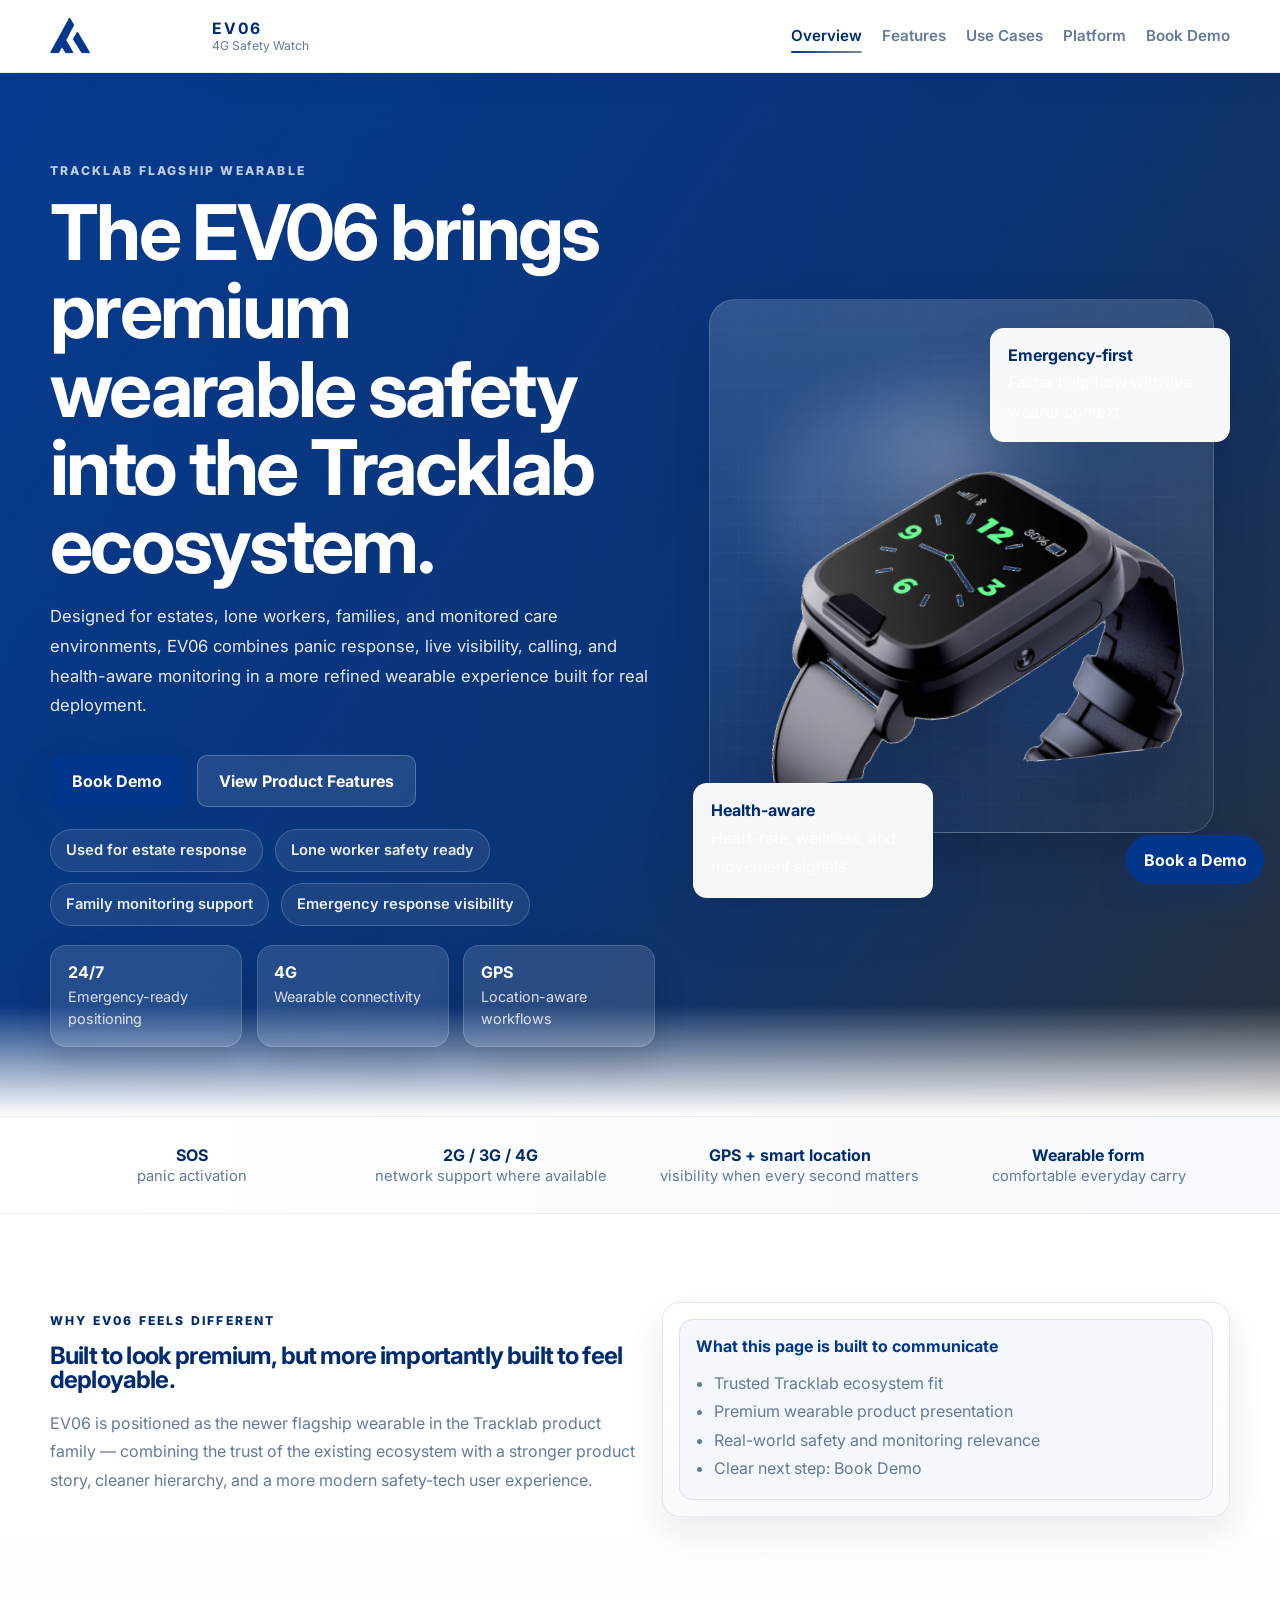
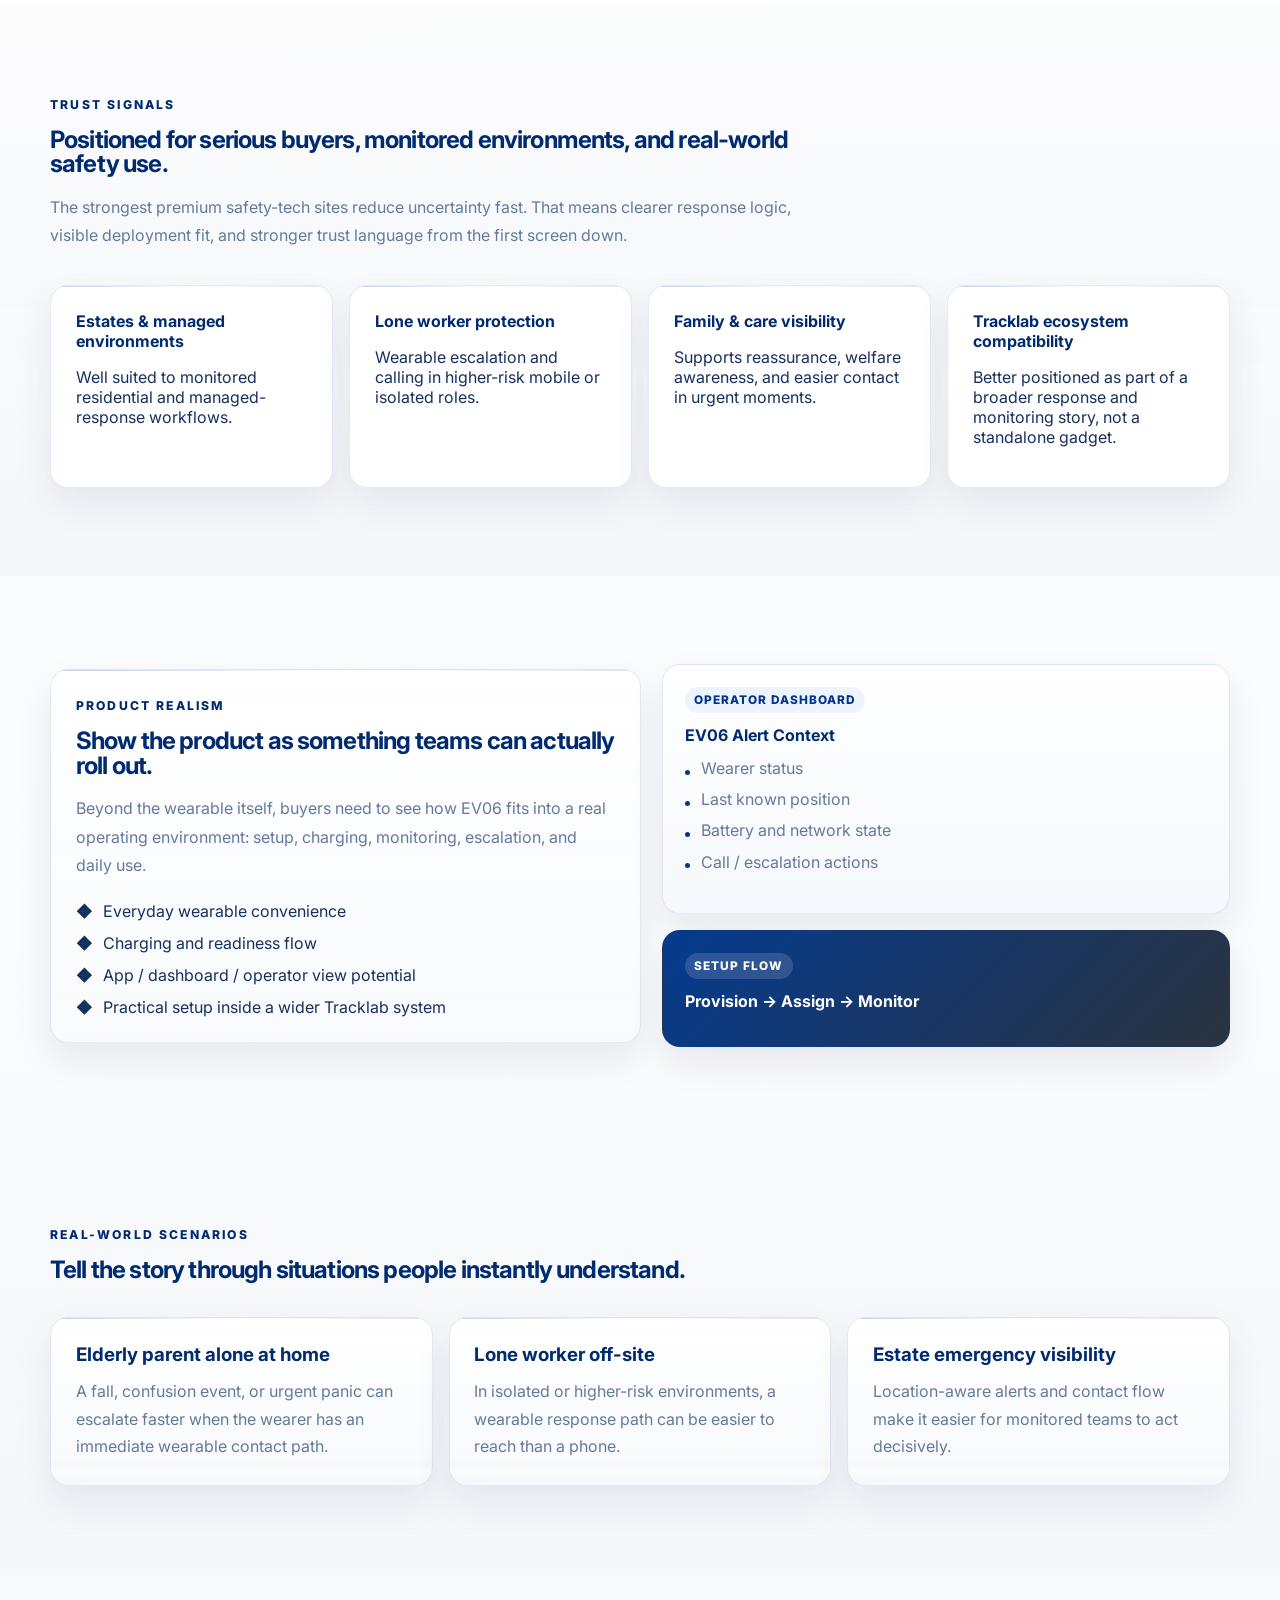
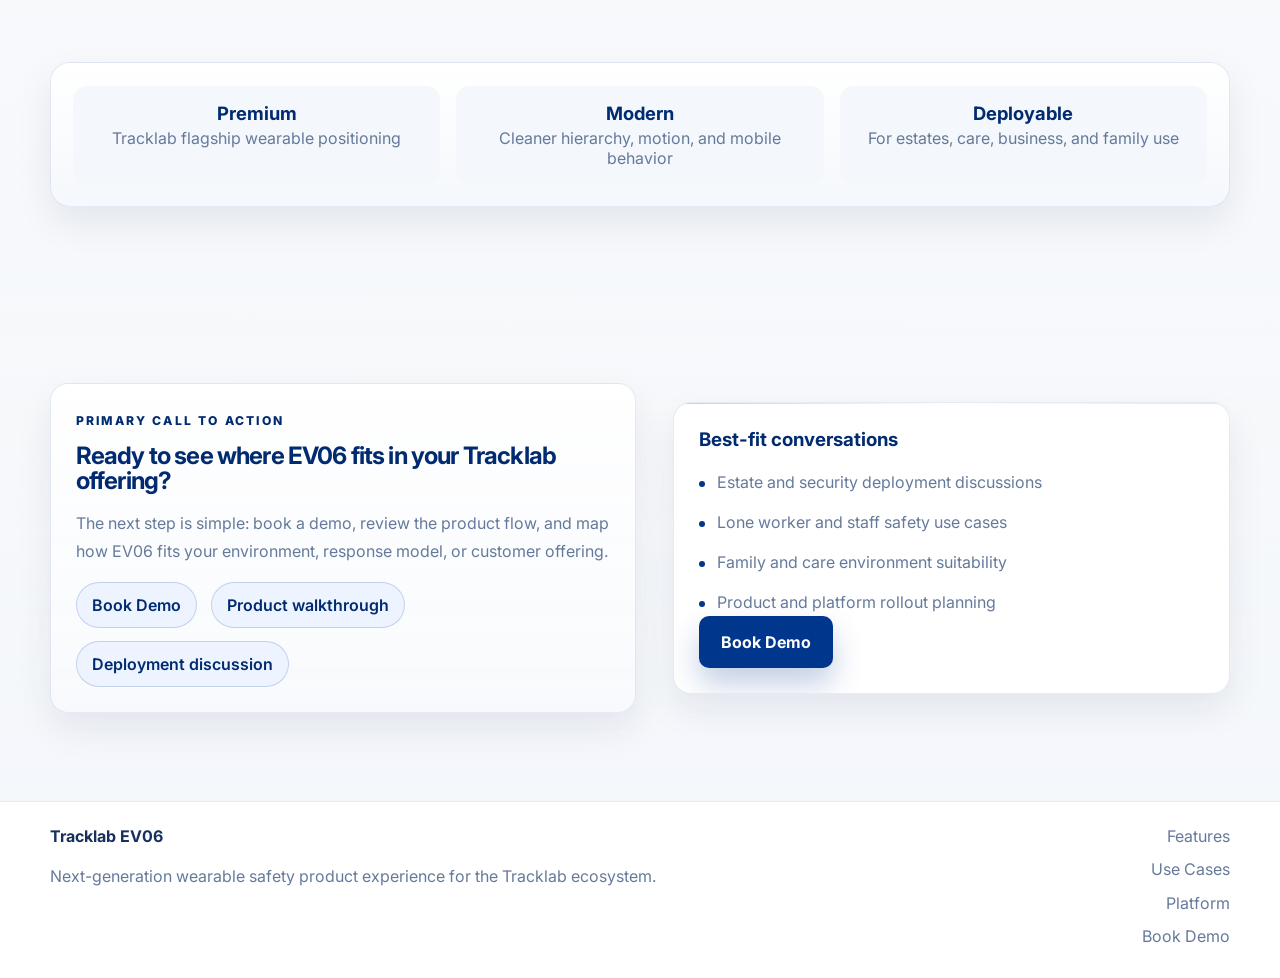
<file: index.html>
<!DOCTYPE html>
<html lang="en">
  <head>
    <meta charset="UTF-8" />
    <meta name="viewport" content="width=device-width, initial-scale=1.0" />
    <title>EV06 | Tracklab Flagship Wearable Safety Device</title>
    <meta name="description" content="Meet the EV06, Tracklab's flagship wearable safety device for estates, lone workers, families, and monitored emergency response environments." />
    <meta name="theme-color" content="#00378d" />
    <meta property="og:type" content="website" />
    <meta property="og:title" content="EV06 | Tracklab Flagship Wearable Safety Device" />
    <meta property="og:description" content="A next-generation Tracklab wearable for panic response, location visibility, calling, and health-aware monitoring." />
    <meta property="og:url" content="https://ps420.github.io/ev06-site-concept/" />
    <meta property="og:image" content="https://ps420.github.io/ev06-site-concept/assets/img/ev06-main.png" />
    <meta name="twitter:card" content="summary_large_image" />
    <meta name="twitter:title" content="EV06 | Tracklab Flagship Wearable Safety Device" />
    <meta name="twitter:description" content="A next-generation Tracklab wearable for panic response, location visibility, calling, and health-aware monitoring." />
    <meta name="twitter:image" content="https://ps420.github.io/ev06-site-concept/assets/img/ev06-main.png" />
    <link rel="canonical" href="https://ps420.github.io/ev06-site-concept/" />
    <link rel="icon" type="image/png" href="assets/img/favicon.png" />
    <link rel="preconnect" href="https://fonts.googleapis.com" />
    <link rel="preconnect" href="https://fonts.gstatic.com" crossorigin />
    <link href="https://fonts.googleapis.com/css2?family=Inter:wght@400;500;600;700;800;900&display=swap" rel="stylesheet" />
    <link rel="stylesheet" href="styles.css?v=20260515-2058" />
  </head>
  <body>
    <div class="ambient ambient-one"></div>
    <div class="ambient ambient-two"></div>

    <a class="floating-cta" href="contact.html">Book a Demo</a>

    <header class="site-header">
      <div class="container nav-wrap">
        <a href="index.html" class="brand" aria-label="Tracklab EV06 home">
          <img src="assets/img/tracklab-logo-light.png" alt="Tracklab logo" class="brand-logo" />
          <span class="brand-text">
            <strong>EV06</strong>
            <small>4G Safety Watch</small>
          </span>
        </a>

        <button class="nav-toggle" aria-expanded="false" aria-controls="siteNav" aria-label="Open menu">☰</button>

        <nav class="site-nav" id="siteNav">
          <a href="index.html" class="active">Overview</a>
          <a href="features.html">Features</a>
          <a href="use-cases.html">Use Cases</a>
          <a href="platform.html">Platform</a>
          <a href="contact.html">Book Demo</a>
        </nav>
      </div>
    </header>

    <main>
      <section class="hero hero-premium">
        <div class="container hero-grid">
          <div class="hero-copy reveal">
            <span class="eyebrow">Tracklab flagship wearable</span>
            <h1>The EV06 brings premium wearable safety into the Tracklab ecosystem.</h1>
            <p class="hero-text">
              Designed for estates, lone workers, families, and monitored care environments, EV06 combines panic response, live visibility, calling, and health-aware monitoring in a more refined wearable experience built for real deployment.
            </p>

            <div class="hero-actions">
              <a class="btn btn-gold" href="contact.html">Book Demo</a>
              <a class="btn btn-dark" href="features.html">View Product Features</a>
            </div>

            <div class="hero-trust-cluster">
              <span>Used for estate response</span>
              <span>Lone worker safety ready</span>
              <span>Family monitoring support</span>
              <span>Emergency response visibility</span>
            </div>

            <div class="trust-logo-row">
              <div class="trust-mini-card"><strong>24/7</strong><span>Emergency-ready positioning</span></div>
              <div class="trust-mini-card"><strong>4G</strong><span>Wearable connectivity</span></div>
              <div class="trust-mini-card"><strong>GPS</strong><span>Location-aware workflows</span></div>
            </div>
          </div>

          <div class="hero-visual reveal delay-1">
            <div class="device-stage premium-stage">
              <div class="orb orb-one"></div>
              <div class="orb orb-two"></div>
              <div class="hero-shine"></div>
              <img src="assets/img/ev06-main-transparent.png" alt="EV06 safety watch" class="hero-device hero-device-premium" />
            </div>
            <div class="metric-card metric-top pulse-card">
              <strong>Emergency-first</strong>
              <span>Faster help flow with live wearer context</span>
            </div>
            <div class="metric-card metric-bottom pulse-card">
              <strong>Health-aware</strong>
              <span>Heart-rate, wellness, and movement signals</span>
            </div>
          </div>
        </div>
      </section>

      <section class="proof-strip">
        <div class="container proof-grid reveal">
          <div><strong>SOS</strong><span>panic activation</span></div>
          <div><strong>2G / 3G / 4G</strong><span>network support where available</span></div>
          <div><strong>GPS + smart location</strong><span>visibility when every second matters</span></div>
          <div><strong>Wearable form</strong><span>comfortable everyday carry</span></div>
        </div>
      </section>

      <section class="section">
        <div class="container story-grid">
          <div class="section-copy reveal">
            <span class="eyebrow">Why EV06 feels different</span>
            <h2>Built to look premium, but more importantly built to feel deployable.</h2>
            <p>
              EV06 is positioned as the newer flagship wearable in the Tracklab product family — combining the trust of the existing ecosystem with a stronger product story, cleaner hierarchy, and a more modern safety-tech user experience.
            </p>
          </div>
          <div class="comparison-card reveal delay-1">
            <div class="compare-block good">
              <strong>What this page is built to communicate</strong>
              <ul>
                <li>Trusted Tracklab ecosystem fit</li>
                <li>Premium wearable product presentation</li>
                <li>Real-world safety and monitoring relevance</li>
                <li>Clear next step: Book Demo</li>
              </ul>
            </div>
          </div>
        </div>
      </section>

      <section class="section section-dark">
        <div class="container">
          <div class="section-head reveal">
            <span class="eyebrow">Trust signals</span>
            <h2>Positioned for serious buyers, monitored environments, and real-world safety use.</h2>
            <p>The strongest premium safety-tech sites reduce uncertainty fast. That means clearer response logic, visible deployment fit, and stronger trust language from the first screen down.</p>
          </div>
          <div class="trust-signal-grid">
            <article class="detail-card reveal"><strong>Estates & managed environments</strong><p>Well suited to monitored residential and managed-response workflows.</p></article>
            <article class="detail-card reveal delay-1"><strong>Lone worker protection</strong><p>Wearable escalation and calling in higher-risk mobile or isolated roles.</p></article>
            <article class="detail-card reveal delay-2"><strong>Family & care visibility</strong><p>Supports reassurance, welfare awareness, and easier contact in urgent moments.</p></article>
            <article class="detail-card reveal"><strong>Tracklab ecosystem compatibility</strong><p>Better positioned as part of a broader response and monitoring story, not a standalone gadget.</p></article>
          </div>
        </div>
      </section>

      <section class="section">
        <div class="container split-grid">
          <div class="content-panel reveal">
            <span class="eyebrow">Product realism</span>
            <h2>Show the product as something teams can actually roll out.</h2>
            <p>Beyond the wearable itself, buyers need to see how EV06 fits into a real operating environment: setup, charging, monitoring, escalation, and daily use.</p>
            <ul class="check-list">
              <li>Everyday wearable convenience</li>
              <li>Charging and readiness flow</li>
              <li>App / dashboard / operator view potential</li>
              <li>Practical setup inside a wider Tracklab system</li>
            </ul>
          </div>
          <div class="ecosystem-panel reveal delay-1">
            <div class="ui-mock-card ui-mock-main">
              <span class="ui-kicker">Operator dashboard</span>
              <strong>EV06 Alert Context</strong>
              <ul class="mock-list">
                <li>Wearer status</li>
                <li>Last known position</li>
                <li>Battery and network state</li>
                <li>Call / escalation actions</li>
              </ul>
            </div>
            <div class="ui-mock-card ui-mock-side">
              <span class="ui-kicker">Setup flow</span>
              <strong>Provision → Assign → Monitor</strong>
            </div>
          </div>
        </div>
      </section>

      <section class="section section-dark">
        <div class="container">
          <div class="section-head reveal">
            <span class="eyebrow">Real-world scenarios</span>
            <h2>Tell the story through situations people instantly understand.</h2>
          </div>
          <div class="scenario-grid">
            <article class="scenario-card reveal">
              <h3>Elderly parent alone at home</h3>
              <p>A fall, confusion event, or urgent panic can escalate faster when the wearer has an immediate wearable contact path.</p>
            </article>
            <article class="scenario-card reveal delay-1">
              <h3>Lone worker off-site</h3>
              <p>In isolated or higher-risk environments, a wearable response path can be easier to reach than a phone.</p>
            </article>
            <article class="scenario-card reveal delay-2">
              <h3>Estate emergency visibility</h3>
              <p>Location-aware alerts and contact flow make it easier for monitored teams to act decisively.</p>
            </article>
          </div>
        </div>
      </section>

      <section class="section">
        <div class="container stat-band reveal">
          <div>
            <strong>Premium</strong>
            <span>Tracklab flagship wearable positioning</span>
          </div>
          <div>
            <strong>Modern</strong>
            <span>Cleaner hierarchy, motion, and mobile behavior</span>
          </div>
          <div>
            <strong>Deployable</strong>
            <span>For estates, care, business, and family use</span>
          </div>
        </div>
      </section>

      <section class="section section-dark contact-section">
        <div class="container contact-grid">
          <div class="contact-copy reveal">
            <span class="eyebrow">Primary call to action</span>
            <h2>Ready to see where EV06 fits in your Tracklab offering?</h2>
            <p>
              The next step is simple: book a demo, review the product flow, and map how EV06 fits your environment, response model, or customer offering.
            </p>
            <div class="contact-pills">
              <span>Book Demo</span>
              <span>Product walkthrough</span>
              <span>Deployment discussion</span>
            </div>
          </div>
          <div class="detail-card reveal delay-1">
            <h3>Best-fit conversations</h3>
            <ul class="list-clean">
              <li>Estate and security deployment discussions</li>
              <li>Lone worker and staff safety use cases</li>
              <li>Family and care environment suitability</li>
              <li>Product and platform rollout planning</li>
            </ul>
            <div class="stacked-actions">
              <a class="btn btn-gold" href="contact.html">Book Demo</a>
            </div>
          </div>
        </div>
      </section>
    </main>

    <footer class="site-footer">
      <div class="container footer-wrap">
        <div>
          <strong>Tracklab EV06</strong>
          <p>Next-generation wearable safety product experience for the Tracklab ecosystem.</p>
        </div>
        <div class="footer-meta">
          <a href="features.html">Features</a>
          <a href="use-cases.html">Use Cases</a>
          <a href="platform.html">Platform</a>
          <a href="contact.html">Book Demo</a>
        </div>
      </div>
    </footer>

    <script src="script.js?v=20260515-2058"></script>
  </body>
</html>
</file>
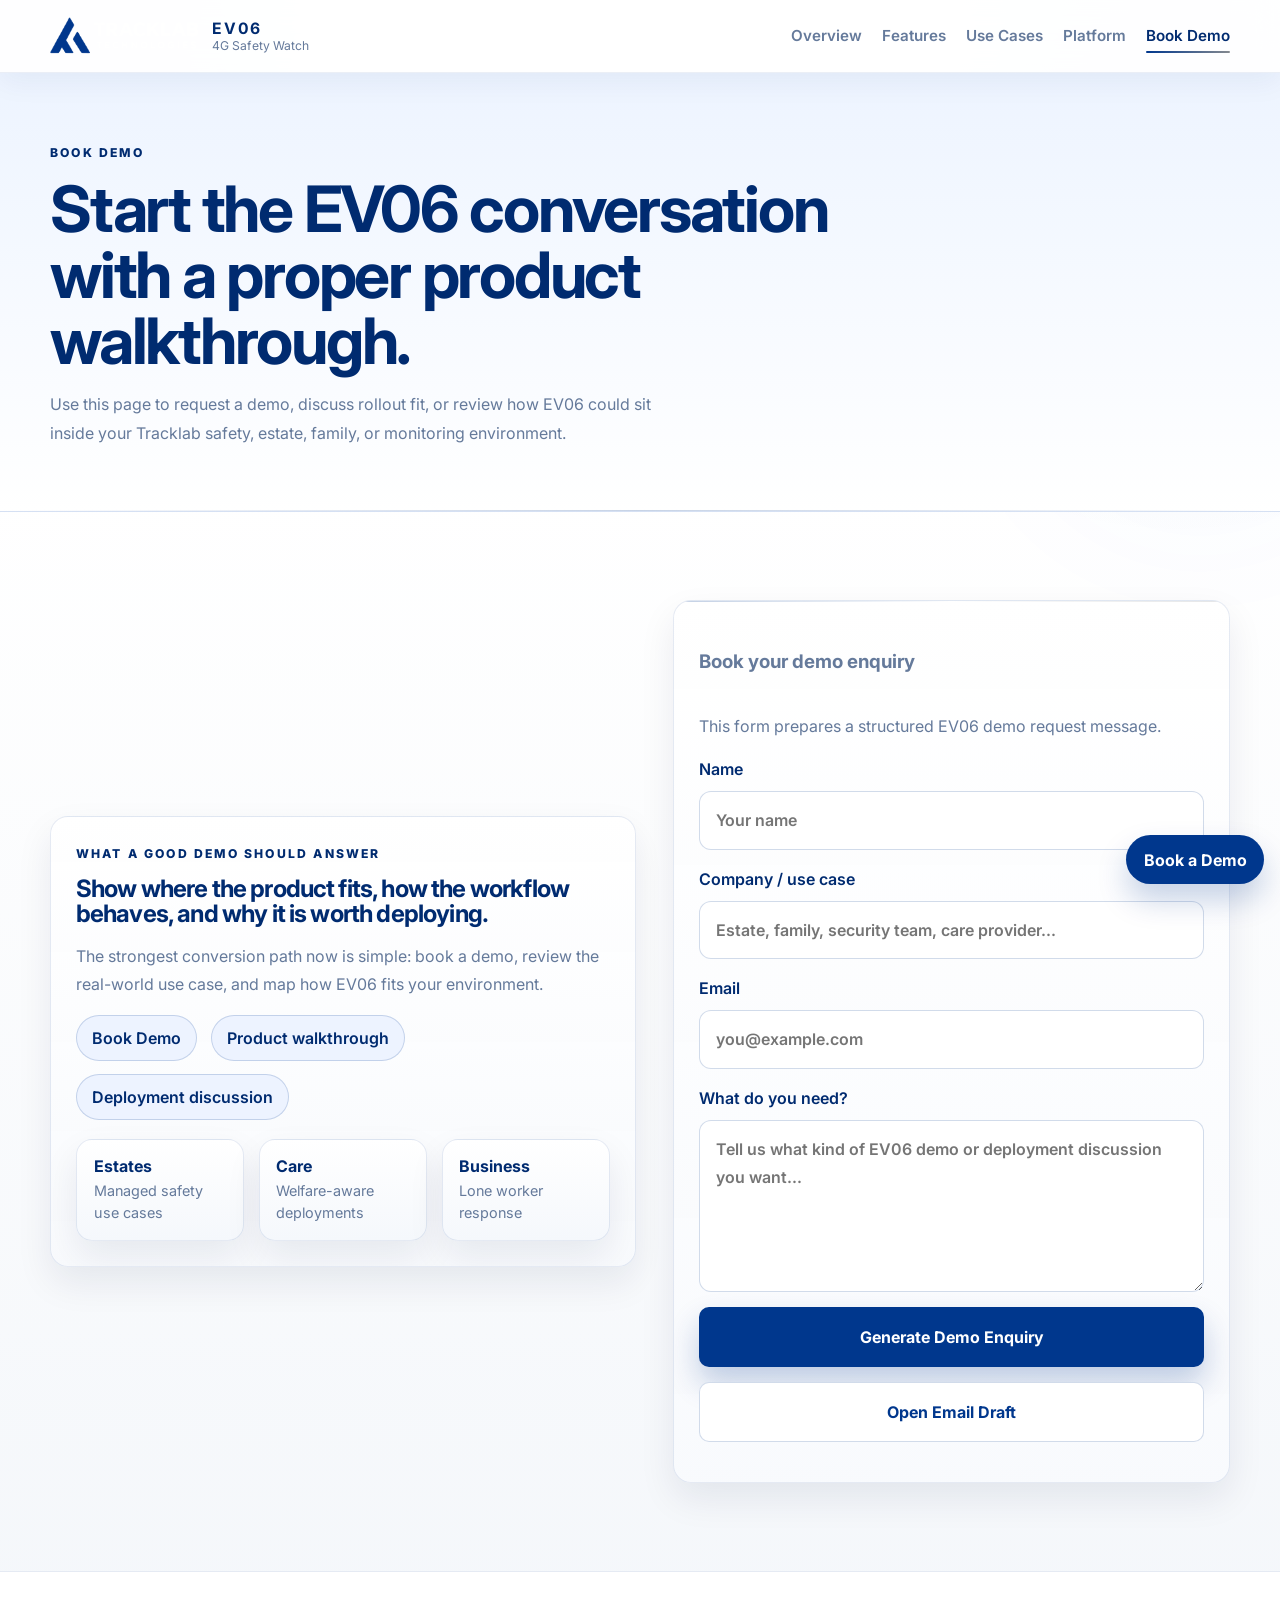
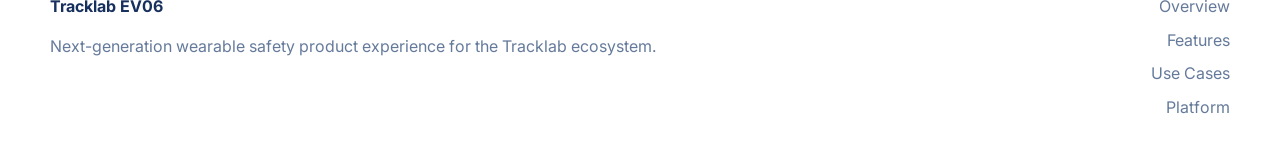
<file: contact.html>
<!DOCTYPE html>
<html lang="en">
  <head>
    <meta charset="UTF-8" />
    <meta name="viewport" content="width=device-width, initial-scale=1.0" />
    <title>Book Demo | EV06 by Tracklab</title>
    <meta name="description" content="Book a demo for the EV06 and discuss how Tracklab's flagship wearable fits your estate, care, family, or business safety environment." />
    <meta name="theme-color" content="#00378d" />
    <meta property="og:type" content="website" />
    <meta property="og:title" content="Book Demo | EV06 by Tracklab" />
    <meta property="og:description" content="Book a demo and review how EV06 fits your safety, monitoring, or response environment." />
    <meta property="og:url" content="https://ps420.github.io/ev06-site-concept/contact.html" />
    <meta property="og:image" content="https://ps420.github.io/ev06-site-concept/assets/img/ev06-main.png" />
    <link rel="canonical" href="https://ps420.github.io/ev06-site-concept/contact.html" />
    <link rel="icon" type="image/png" href="assets/img/favicon.png" />
    <link rel="preconnect" href="https://fonts.googleapis.com" />
    <link rel="preconnect" href="https://fonts.gstatic.com" crossorigin />
    <link href="https://fonts.googleapis.com/css2?family=Inter:wght@400;500;600;700;800;900&display=swap" rel="stylesheet" />
    <link rel="stylesheet" href="styles.css?v=20260515-2058" />
  </head>
  <body>
    <div class="ambient ambient-one"></div>
    <div class="ambient ambient-two"></div>
    <a class="floating-cta" href="#contact-form">Book a Demo</a>
    <header class="site-header"><div class="container nav-wrap"><a href="index.html" class="brand"><img src="assets/img/tracklab-logo-light.png" alt="Tracklab logo" class="brand-logo" /><span class="brand-text"><strong>EV06</strong><small>4G Safety Watch</small></span></a><button class="nav-toggle" aria-expanded="false" aria-controls="siteNav" aria-label="Open menu">☰</button><nav class="site-nav" id="siteNav"><a href="index.html">Overview</a><a href="features.html">Features</a><a href="use-cases.html">Use Cases</a><a href="platform.html">Platform</a><a href="contact.html" class="active">Book Demo</a></nav></div></header>
    <main>
      <section class="page-hero">
        <div class="container page-hero-grid">
          <div class="page-copy reveal">
            <span class="eyebrow">Book Demo</span>
            <h1>Start the EV06 conversation with a proper product walkthrough.</h1>
            <p>Use this page to request a demo, discuss rollout fit, or review how EV06 could sit inside your Tracklab safety, estate, family, or monitoring environment.</p>
          </div>
        </div>
      </section>

      <section class="section contact-section" id="contact-form">
        <div class="container contact-grid">
          <div class="contact-copy reveal">
            <span class="eyebrow">What a good demo should answer</span>
            <h2>Show where the product fits, how the workflow behaves, and why it is worth deploying.</h2>
            <p>The strongest conversion path now is simple: book a demo, review the real-world use case, and map how EV06 fits your environment.</p>
            <div class="contact-pills">
              <span>Book Demo</span>
              <span>Product walkthrough</span>
              <span>Deployment discussion</span>
            </div>
            <div class="trust-logo-row trust-logo-row-contact">
              <div class="trust-mini-card"><strong>Estates</strong><span>Managed safety use cases</span></div>
              <div class="trust-mini-card"><strong>Care</strong><span>Welfare-aware deployments</span></div>
              <div class="trust-mini-card"><strong>Business</strong><span>Lone worker response</span></div>
            </div>
          </div>

          <form class="lead-form reveal delay-1" id="leadForm">
            <h3>Book your demo enquiry</h3>
            <p class="form-note">This form prepares a structured EV06 demo request message.</p>
            <label>
              Name
              <input type="text" name="name" placeholder="Your name" required />
            </label>
            <label>
              Company / use case
              <input type="text" name="company" placeholder="Estate, family, security team, care provider..." />
            </label>
            <label>
              Email
              <input type="email" name="email" placeholder="you@example.com" />
            </label>
            <label>
              What do you need?
              <textarea name="message" rows="5" placeholder="Tell us what kind of EV06 demo or deployment discussion you want..."></textarea>
            </label>
            <button type="submit" class="btn btn-gold btn-block">Generate Demo Enquiry</button>
            <a id="mailtoLink" class="btn btn-primary-outline btn-block" href="#">Open Email Draft</a>
            <p class="status" id="formStatus" aria-live="polite"></p>
          </form>
        </div>
      </section>
    </main>
    <footer class="site-footer"><div class="container footer-wrap"><div><strong>Tracklab EV06</strong><p>Next-generation wearable safety product experience for the Tracklab ecosystem.</p></div><div class="footer-meta"><a href="index.html">Overview</a><a href="features.html">Features</a><a href="use-cases.html">Use Cases</a><a href="platform.html">Platform</a></div></div></footer>
    <script src="script.js?v=20260515-2058"></script>
  </body>
</html>
</file>
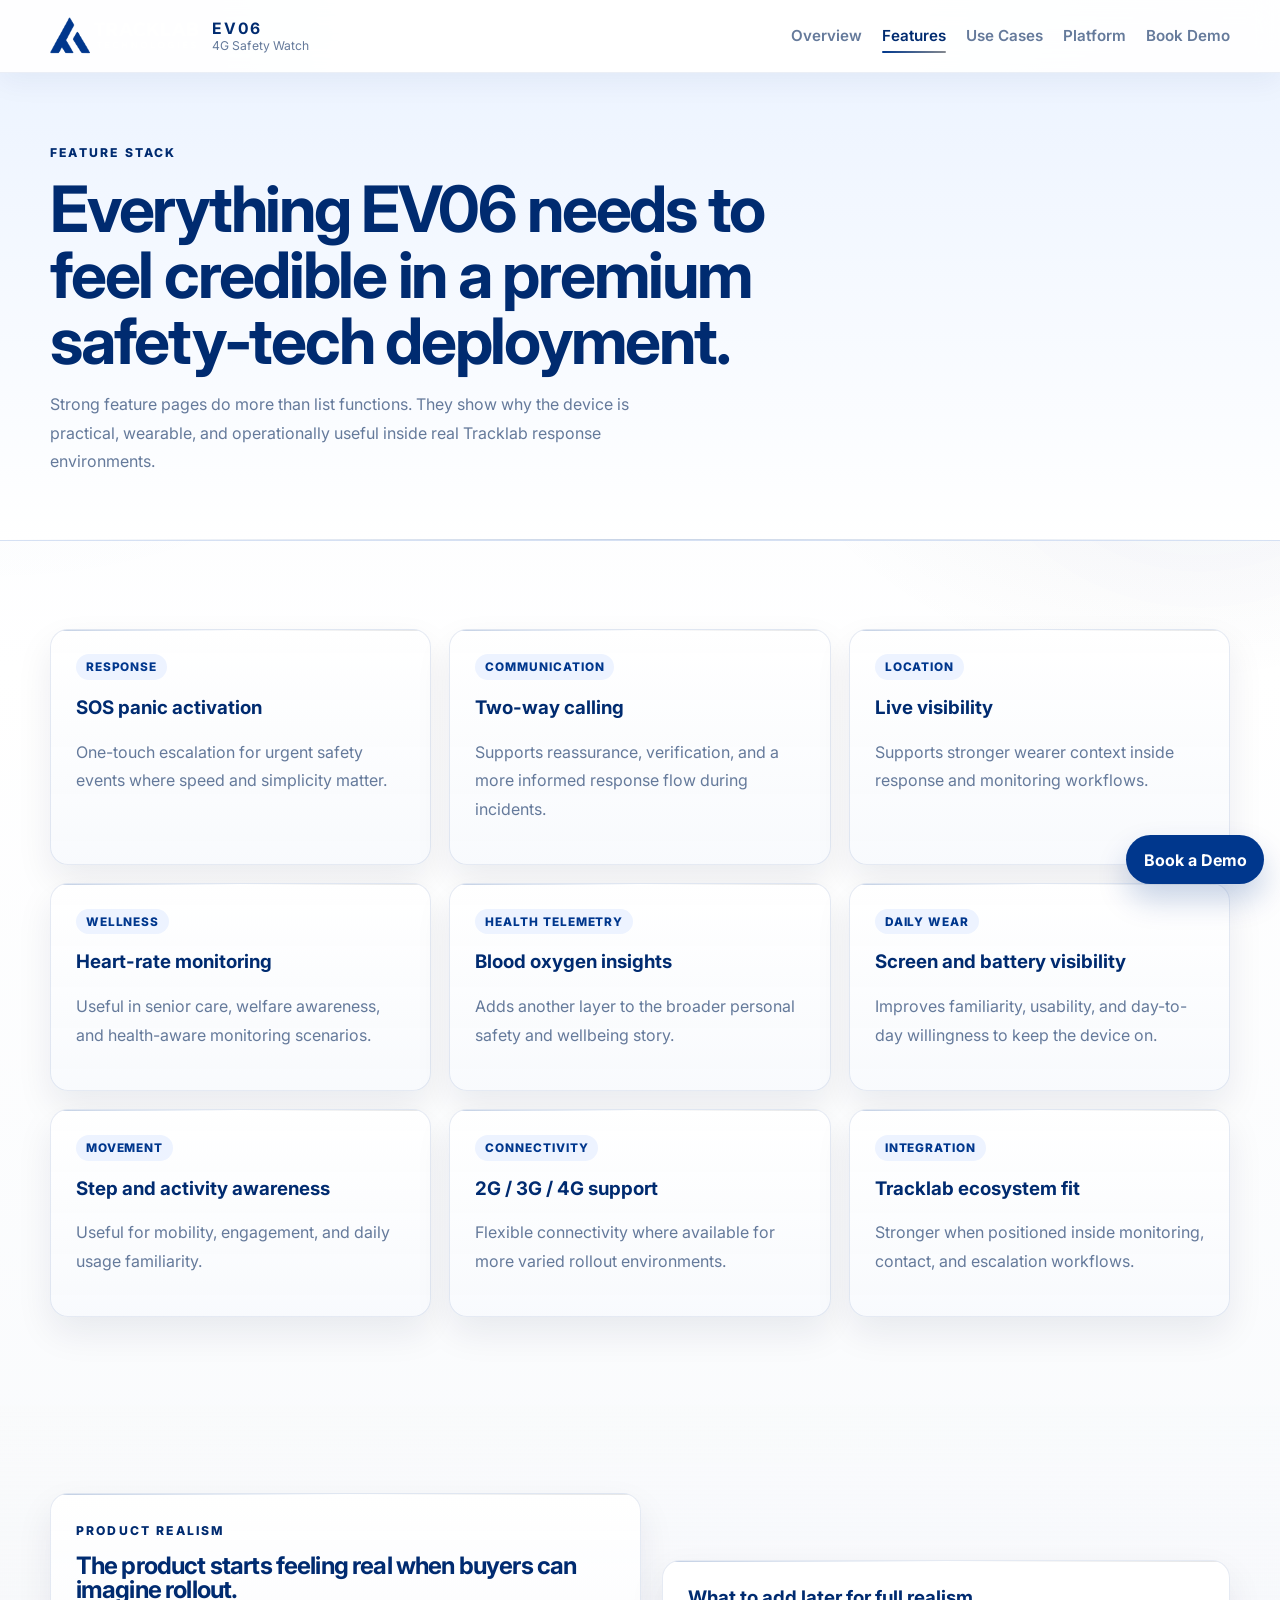
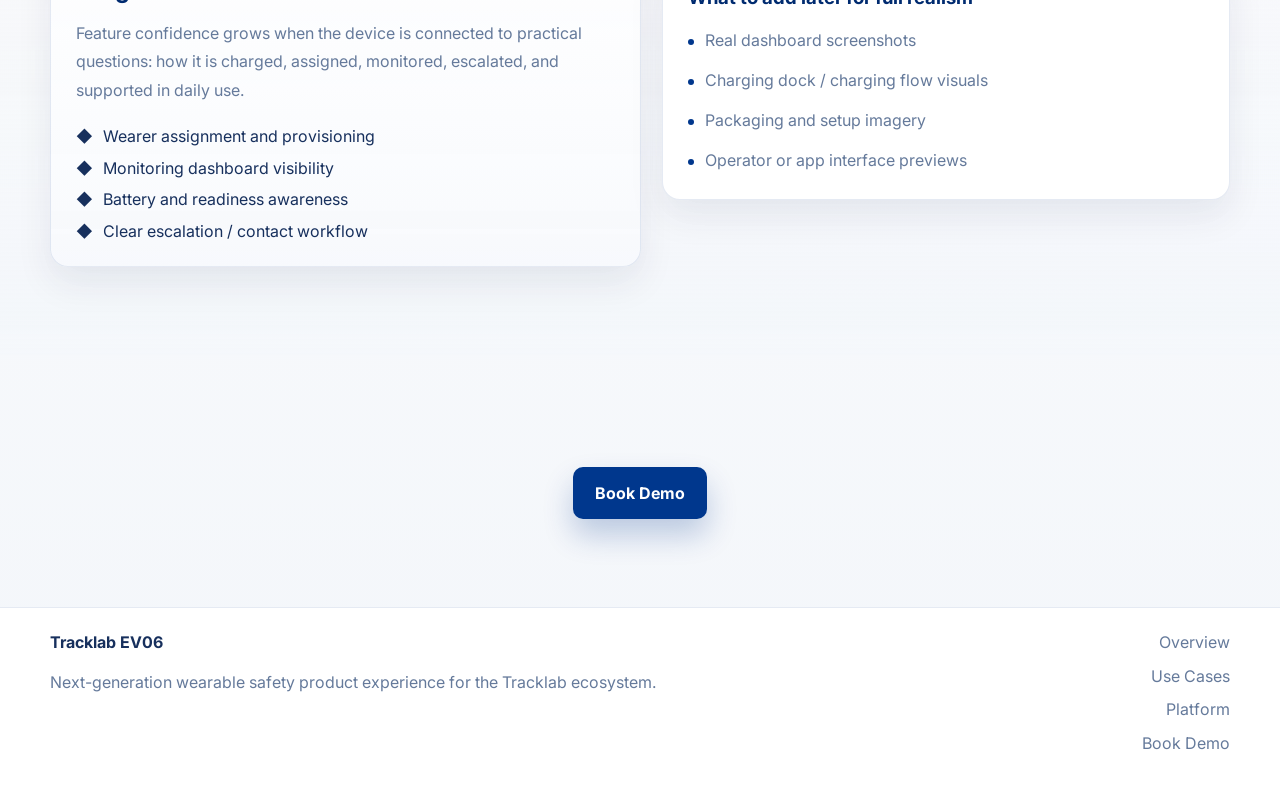
<file: features.html>
<!DOCTYPE html>
<html lang="en">
  <head>
    <meta charset="UTF-8" />
    <meta name="viewport" content="width=device-width, initial-scale=1.0" />
    <title>EV06 Features | Tracklab Flagship Wearable</title>
    <meta name="description" content="Explore EV06 features including SOS, calling, live visibility, wellness-aware monitoring, daily wear convenience, and Tracklab ecosystem fit." />
    <meta name="theme-color" content="#00378d" />
    <meta property="og:type" content="website" />
    <meta property="og:title" content="EV06 Features | Tracklab Flagship Wearable" />
    <meta property="og:description" content="See the feature stack behind Tracklab's newer flagship wearable safety device." />
    <meta property="og:url" content="https://ps420.github.io/ev06-site-concept/features.html" />
    <meta property="og:image" content="https://ps420.github.io/ev06-site-concept/assets/img/ev06-main.png" />
    <link rel="canonical" href="https://ps420.github.io/ev06-site-concept/features.html" />
    <link rel="icon" type="image/png" href="assets/img/favicon.png" />
    <link rel="preconnect" href="https://fonts.googleapis.com" />
    <link rel="preconnect" href="https://fonts.gstatic.com" crossorigin />
    <link href="https://fonts.googleapis.com/css2?family=Inter:wght@400;500;600;700;800;900&display=swap" rel="stylesheet" />
    <link rel="stylesheet" href="styles.css?v=20260515-2058" />
  </head>
  <body>
    <div class="ambient ambient-one"></div>
    <div class="ambient ambient-two"></div>
    <a class="floating-cta" href="contact.html">Book a Demo</a>
    <header class="site-header">
      <div class="container nav-wrap">
        <a href="index.html" class="brand" aria-label="Tracklab EV06 home">
          <img src="assets/img/tracklab-logo-light.png" alt="Tracklab logo" class="brand-logo" />
          <span class="brand-text"><strong>EV06</strong><small>4G Safety Watch</small></span>
        </a>
        <button class="nav-toggle" aria-expanded="false" aria-controls="siteNav" aria-label="Open menu">☰</button>
        <nav class="site-nav" id="siteNav">
          <a href="index.html">Overview</a>
          <a href="features.html" class="active">Features</a>
          <a href="use-cases.html">Use Cases</a>
          <a href="platform.html">Platform</a>
          <a href="contact.html">Book Demo</a>
        </nav>
      </div>
    </header>
    <main>
      <section class="page-hero">
        <div class="container page-hero-grid">
          <div class="page-copy reveal">
            <span class="eyebrow">Feature stack</span>
            <h1>Everything EV06 needs to feel credible in a premium safety-tech deployment.</h1>
            <p>Strong feature pages do more than list functions. They show why the device is practical, wearable, and operationally useful inside real Tracklab response environments.</p>
          </div>
        </div>
      </section>

      <section class="section">
        <div class="container card-grid feature-grid">
          <article class="feature-card reveal"><span class="card-tag">Response</span><h3>SOS panic activation</h3><p>One-touch escalation for urgent safety events where speed and simplicity matter.</p></article>
          <article class="feature-card reveal delay-1"><span class="card-tag">Communication</span><h3>Two-way calling</h3><p>Supports reassurance, verification, and a more informed response flow during incidents.</p></article>
          <article class="feature-card reveal delay-2"><span class="card-tag">Location</span><h3>Live visibility</h3><p>Supports stronger wearer context inside response and monitoring workflows.</p></article>
          <article class="feature-card reveal"><span class="card-tag">Wellness</span><h3>Heart-rate monitoring</h3><p>Useful in senior care, welfare awareness, and health-aware monitoring scenarios.</p></article>
          <article class="feature-card reveal delay-1"><span class="card-tag">Health telemetry</span><h3>Blood oxygen insights</h3><p>Adds another layer to the broader personal safety and wellbeing story.</p></article>
          <article class="feature-card reveal delay-2"><span class="card-tag">Daily wear</span><h3>Screen and battery visibility</h3><p>Improves familiarity, usability, and day-to-day willingness to keep the device on.</p></article>
          <article class="feature-card reveal"><span class="card-tag">Movement</span><h3>Step and activity awareness</h3><p>Useful for mobility, engagement, and daily usage familiarity.</p></article>
          <article class="feature-card reveal delay-1"><span class="card-tag">Connectivity</span><h3>2G / 3G / 4G support</h3><p>Flexible connectivity where available for more varied rollout environments.</p></article>
          <article class="feature-card reveal delay-2"><span class="card-tag">Integration</span><h3>Tracklab ecosystem fit</h3><p>Stronger when positioned inside monitoring, contact, and escalation workflows.</p></article>
        </div>
      </section>

      <section class="section section-dark">
        <div class="container split-grid">
          <div class="content-panel reveal">
            <span class="eyebrow">Product realism</span>
            <h2>The product starts feeling real when buyers can imagine rollout.</h2>
            <p>Feature confidence grows when the device is connected to practical questions: how it is charged, assigned, monitored, escalated, and supported in daily use.</p>
            <ul class="check-list">
              <li>Wearer assignment and provisioning</li>
              <li>Monitoring dashboard visibility</li>
              <li>Battery and readiness awareness</li>
              <li>Clear escalation / contact workflow</li>
            </ul>
          </div>
          <div class="detail-card reveal delay-1">
            <h3>What to add later for full realism</h3>
            <ul class="list-clean">
              <li>Real dashboard screenshots</li>
              <li>Charging dock / charging flow visuals</li>
              <li>Packaging and setup imagery</li>
              <li>Operator or app interface previews</li>
            </ul>
          </div>
        </div>
      </section>

      <section class="section">
        <div class="container center-actions reveal">
          <a class="btn btn-gold" href="contact.html">Book Demo</a>
        </div>
      </section>
    </main>
    <footer class="site-footer"><div class="container footer-wrap"><div><strong>Tracklab EV06</strong><p>Next-generation wearable safety product experience for the Tracklab ecosystem.</p></div><div class="footer-meta"><a href="index.html">Overview</a><a href="use-cases.html">Use Cases</a><a href="platform.html">Platform</a><a href="contact.html">Book Demo</a></div></div></footer>
    <script src="script.js?v=20260515-2058"></script>
  </body>
</html>
</file>
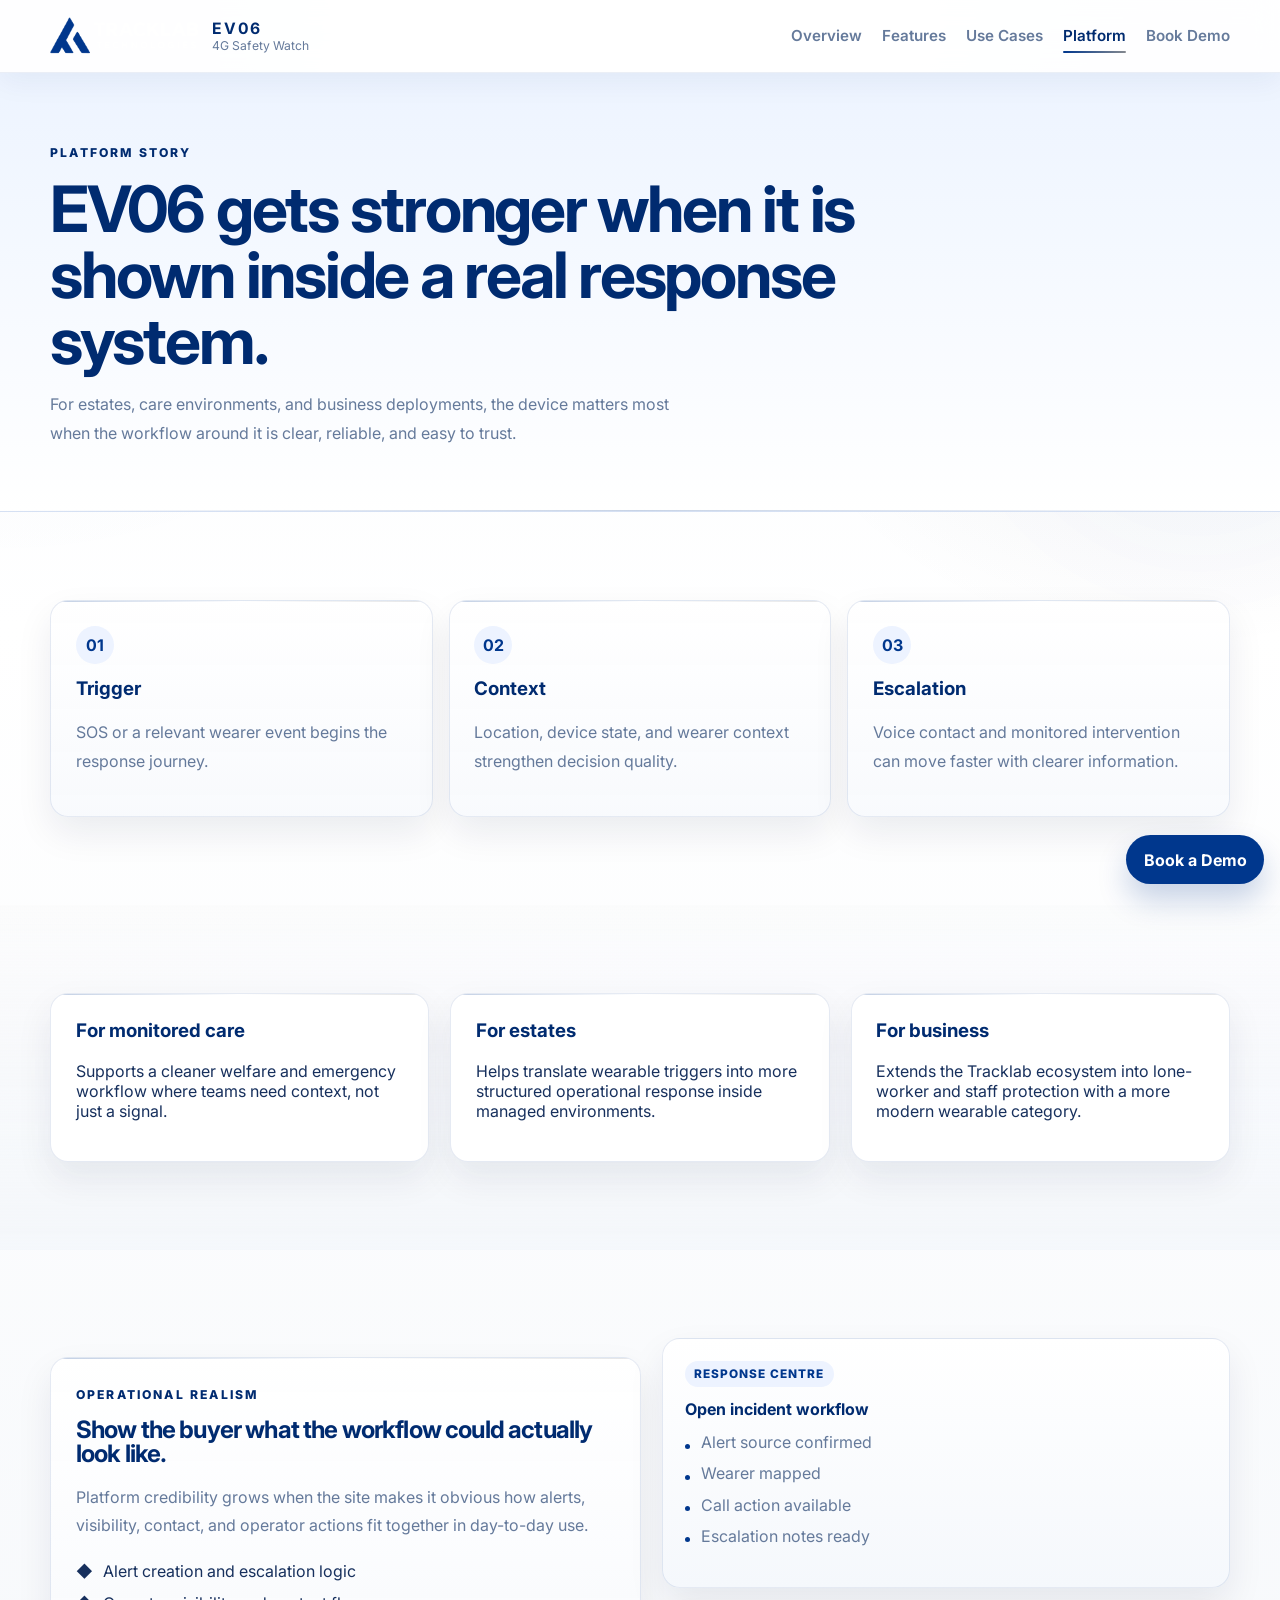
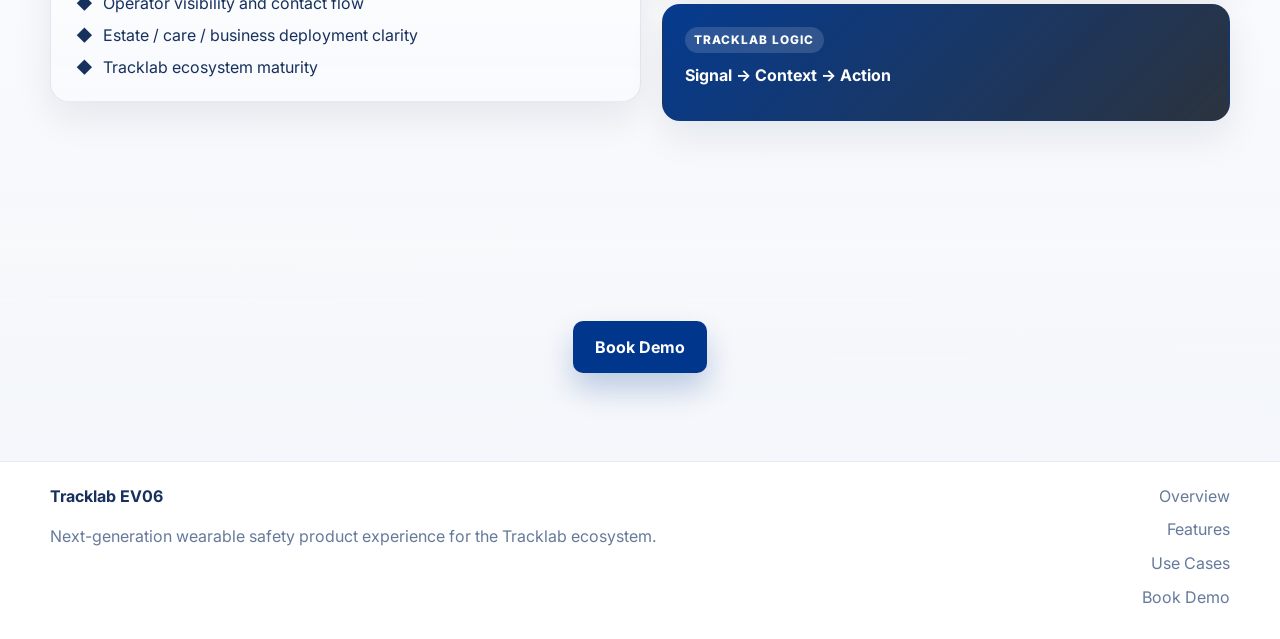
<file: platform.html>
<!DOCTYPE html>
<html lang="en">
  <head>
    <meta charset="UTF-8" />
    <meta name="viewport" content="width=device-width, initial-scale=1.0" />
    <title>EV06 Platform Fit | Tracklab Ecosystem</title>
    <meta name="description" content="See how EV06 fits into Tracklab monitoring, response, estate operations, care workflows, and safety deployment models." />
    <meta name="theme-color" content="#00378d" />
    <meta property="og:type" content="website" />
    <meta property="og:title" content="EV06 Platform Fit | Tracklab Ecosystem" />
    <meta property="og:description" content="Understand how EV06 fits inside the wider Tracklab response and monitoring story." />
    <meta property="og:url" content="https://ps420.github.io/ev06-site-concept/platform.html" />
    <meta property="og:image" content="https://ps420.github.io/ev06-site-concept/assets/img/ev06-main.png" />
    <link rel="canonical" href="https://ps420.github.io/ev06-site-concept/platform.html" />
    <link rel="icon" type="image/png" href="assets/img/favicon.png" />
    <link rel="preconnect" href="https://fonts.googleapis.com" />
    <link rel="preconnect" href="https://fonts.gstatic.com" crossorigin />
    <link href="https://fonts.googleapis.com/css2?family=Inter:wght@400;500;600;700;800;900&display=swap" rel="stylesheet" />
    <link rel="stylesheet" href="styles.css?v=20260515-2058" />
  </head>
  <body>
    <div class="ambient ambient-one"></div>
    <div class="ambient ambient-two"></div>
    <a class="floating-cta" href="contact.html">Book a Demo</a>
    <header class="site-header"><div class="container nav-wrap"><a href="index.html" class="brand"><img src="assets/img/tracklab-logo-light.png" alt="Tracklab logo" class="brand-logo" /><span class="brand-text"><strong>EV06</strong><small>4G Safety Watch</small></span></a><button class="nav-toggle" aria-expanded="false" aria-controls="siteNav" aria-label="Open menu">☰</button><nav class="site-nav" id="siteNav"><a href="index.html">Overview</a><a href="features.html">Features</a><a href="use-cases.html">Use Cases</a><a href="platform.html" class="active">Platform</a><a href="contact.html">Book Demo</a></nav></div></header>
    <main>
      <section class="page-hero">
        <div class="container page-hero-grid">
          <div class="page-copy reveal">
            <span class="eyebrow">Platform story</span>
            <h1>EV06 gets stronger when it is shown inside a real response system.</h1>
            <p>For estates, care environments, and business deployments, the device matters most when the workflow around it is clear, reliable, and easy to trust.</p>
          </div>
        </div>
      </section>

      <section class="section">
        <div class="container timeline">
          <div class="timeline-step reveal"><strong>01</strong><h3>Trigger</h3><p>SOS or a relevant wearer event begins the response journey.</p></div>
          <div class="timeline-step reveal delay-1"><strong>02</strong><h3>Context</h3><p>Location, device state, and wearer context strengthen decision quality.</p></div>
          <div class="timeline-step reveal delay-2"><strong>03</strong><h3>Escalation</h3><p>Voice contact and monitored intervention can move faster with clearer information.</p></div>
        </div>
      </section>

      <section class="section section-dark">
        <div class="container platform-grid">
          <article class="detail-card reveal"><h3>For monitored care</h3><p>Supports a cleaner welfare and emergency workflow where teams need context, not just a signal.</p></article>
          <article class="detail-card reveal delay-1"><h3>For estates</h3><p>Helps translate wearable triggers into more structured operational response inside managed environments.</p></article>
          <article class="detail-card reveal delay-2"><h3>For business</h3><p>Extends the Tracklab ecosystem into lone-worker and staff protection with a more modern wearable category.</p></article>
        </div>
      </section>

      <section class="section">
        <div class="container split-grid">
          <div class="content-panel reveal">
            <span class="eyebrow">Operational realism</span>
            <h2>Show the buyer what the workflow could actually look like.</h2>
            <p>Platform credibility grows when the site makes it obvious how alerts, visibility, contact, and operator actions fit together in day-to-day use.</p>
            <ul class="check-list">
              <li>Alert creation and escalation logic</li>
              <li>Operator visibility and contact flow</li>
              <li>Estate / care / business deployment clarity</li>
              <li>Tracklab ecosystem maturity</li>
            </ul>
          </div>
          <div class="ecosystem-panel reveal delay-1">
            <div class="ui-mock-card ui-mock-main">
              <span class="ui-kicker">Response centre</span>
              <strong>Open incident workflow</strong>
              <ul class="mock-list">
                <li>Alert source confirmed</li>
                <li>Wearer mapped</li>
                <li>Call action available</li>
                <li>Escalation notes ready</li>
              </ul>
            </div>
            <div class="ui-mock-card ui-mock-side">
              <span class="ui-kicker">Tracklab logic</span>
              <strong>Signal → Context → Action</strong>
            </div>
          </div>
        </div>
      </section>

      <section class="section section-dark">
        <div class="container center-actions reveal">
          <a class="btn btn-gold" href="contact.html">Book Demo</a>
        </div>
      </section>
    </main>
    <footer class="site-footer"><div class="container footer-wrap"><div><strong>Tracklab EV06</strong><p>Next-generation wearable safety product experience for the Tracklab ecosystem.</p></div><div class="footer-meta"><a href="index.html">Overview</a><a href="features.html">Features</a><a href="use-cases.html">Use Cases</a><a href="contact.html">Book Demo</a></div></div></footer>
    <script src="script.js?v=20260515-2058"></script>
  </body>
</html>
</file>
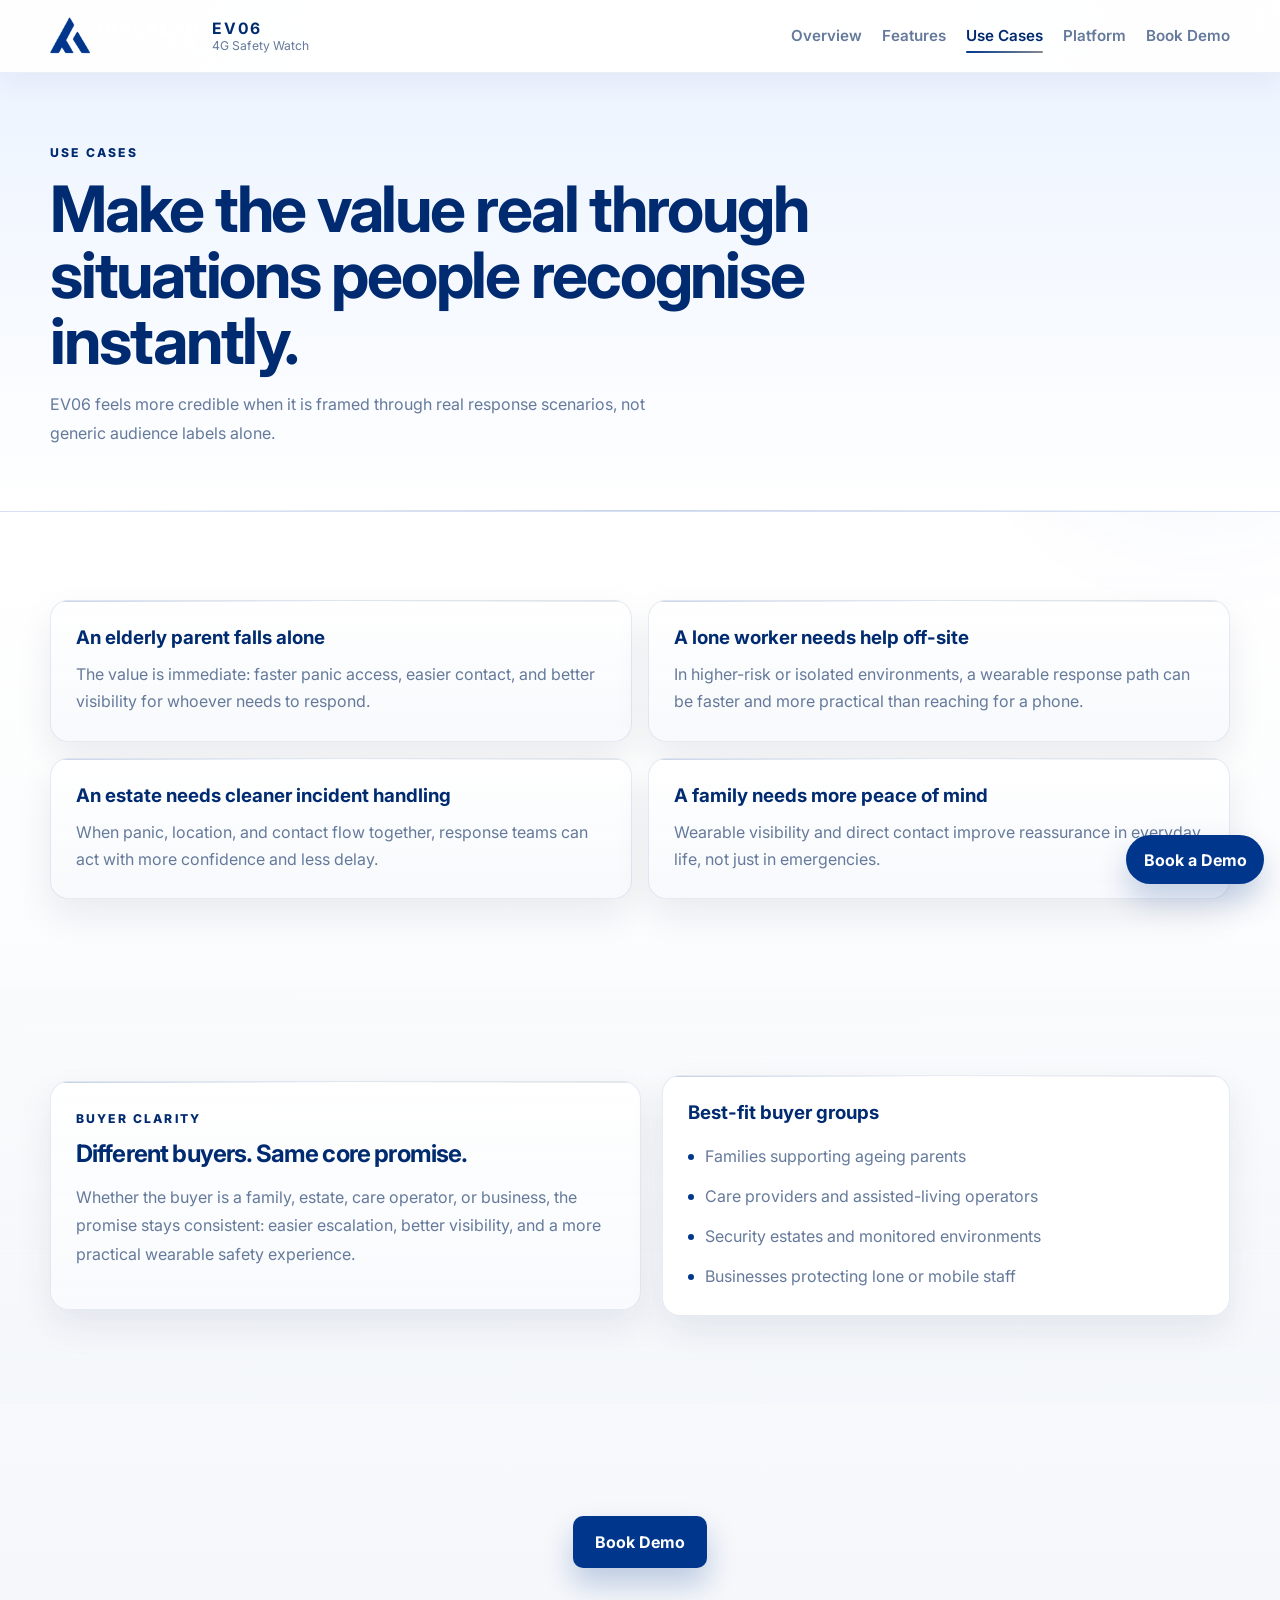
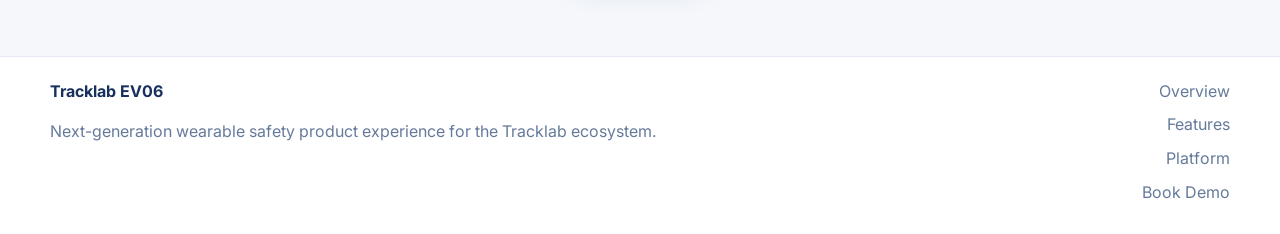
<file: use-cases.html>
<!DOCTYPE html>
<html lang="en">
  <head>
    <meta charset="UTF-8" />
    <meta name="viewport" content="width=device-width, initial-scale=1.0" />
    <title>EV06 Use Cases | Tracklab Wearable Safety</title>
    <meta name="description" content="See how EV06 supports elderly care, lone workers, estates, family assurance, and monitored safety environments." />
    <meta name="theme-color" content="#00378d" />
    <meta property="og:type" content="website" />
    <meta property="og:title" content="EV06 Use Cases | Tracklab Wearable Safety" />
    <meta property="og:description" content="Explore the real-world scenarios where EV06 becomes a stronger Tracklab safety product." />
    <meta property="og:url" content="https://ps420.github.io/ev06-site-concept/use-cases.html" />
    <meta property="og:image" content="https://ps420.github.io/ev06-site-concept/assets/img/ev06-main.png" />
    <link rel="canonical" href="https://ps420.github.io/ev06-site-concept/use-cases.html" />
    <link rel="icon" type="image/png" href="assets/img/favicon.png" />
    <link rel="preconnect" href="https://fonts.googleapis.com" />
    <link rel="preconnect" href="https://fonts.gstatic.com" crossorigin />
    <link href="https://fonts.googleapis.com/css2?family=Inter:wght@400;500;600;700;800;900&display=swap" rel="stylesheet" />
    <link rel="stylesheet" href="styles.css?v=20260515-2058" />
  </head>
  <body>
    <div class="ambient ambient-one"></div>
    <div class="ambient ambient-two"></div>
    <a class="floating-cta" href="contact.html">Book a Demo</a>
    <header class="site-header"><div class="container nav-wrap"><a href="index.html" class="brand"><img src="assets/img/tracklab-logo-light.png" alt="Tracklab logo" class="brand-logo" /><span class="brand-text"><strong>EV06</strong><small>4G Safety Watch</small></span></a><button class="nav-toggle" aria-expanded="false" aria-controls="siteNav" aria-label="Open menu">☰</button><nav class="site-nav" id="siteNav"><a href="index.html">Overview</a><a href="features.html">Features</a><a href="use-cases.html" class="active">Use Cases</a><a href="platform.html">Platform</a><a href="contact.html">Book Demo</a></nav></div></header>
    <main>
      <section class="page-hero">
        <div class="container page-hero-grid">
          <div class="page-copy reveal">
            <span class="eyebrow">Use cases</span>
            <h1>Make the value real through situations people recognise instantly.</h1>
            <p>EV06 feels more credible when it is framed through real response scenarios, not generic audience labels alone.</p>
          </div>
        </div>
      </section>

      <section class="section">
        <div class="container scenario-grid scenario-grid-large">
          <article class="scenario-card reveal"><h3>An elderly parent falls alone</h3><p>The value is immediate: faster panic access, easier contact, and better visibility for whoever needs to respond.</p></article>
          <article class="scenario-card reveal delay-1"><h3>A lone worker needs help off-site</h3><p>In higher-risk or isolated environments, a wearable response path can be faster and more practical than reaching for a phone.</p></article>
          <article class="scenario-card reveal delay-2"><h3>An estate needs cleaner incident handling</h3><p>When panic, location, and contact flow together, response teams can act with more confidence and less delay.</p></article>
          <article class="scenario-card reveal"><h3>A family needs more peace of mind</h3><p>Wearable visibility and direct contact improve reassurance in everyday life, not just in emergencies.</p></article>
        </div>
      </section>

      <section class="section section-dark">
        <div class="container story-grid">
          <div class="content-panel reveal">
            <span class="eyebrow">Buyer clarity</span>
            <h2>Different buyers. Same core promise.</h2>
            <p>Whether the buyer is a family, estate, care operator, or business, the promise stays consistent: easier escalation, better visibility, and a more practical wearable safety experience.</p>
          </div>
          <div class="detail-card reveal delay-1">
            <h3>Best-fit buyer groups</h3>
            <ul class="list-clean">
              <li>Families supporting ageing parents</li>
              <li>Care providers and assisted-living operators</li>
              <li>Security estates and monitored environments</li>
              <li>Businesses protecting lone or mobile staff</li>
            </ul>
          </div>
        </div>
      </section>

      <section class="section">
        <div class="container center-actions reveal">
          <a class="btn btn-gold" href="contact.html">Book Demo</a>
        </div>
      </section>
    </main>
    <footer class="site-footer"><div class="container footer-wrap"><div><strong>Tracklab EV06</strong><p>Next-generation wearable safety product experience for the Tracklab ecosystem.</p></div><div class="footer-meta"><a href="index.html">Overview</a><a href="features.html">Features</a><a href="platform.html">Platform</a><a href="contact.html">Book Demo</a></div></div></footer>
    <script src="script.js?v=20260515-2058"></script>
  </body>
</html>
</file>
<file: styles.css>
:root {
  --primary: #00378d;
  --primary-dark: #002b70;
  --primary-deep: #001a45;
  --graphite: #202833;
  --graphite-soft: #445062;
  --slate: #6b7789;
  --primary-soft: #edf3ff;
  --accent: #00378d;
  --accent-soft: #dce9ff;
  --bg: #ffffff;
  --bg-alt: #f4f7fb;
  --bg-deep: #eef3f8;
  --panel: #ffffff;
  --panel-soft: #f4f7fb;
  --text: #17305d;
  --text-strong: #0b2147;
  --muted: #657a9b;
  --line: rgba(0, 55, 141, 0.1);
  --line-strong: rgba(0, 55, 141, 0.18);
  --shadow: 0 22px 55px rgba(14, 40, 89, 0.1);
  --shadow-soft: 0 16px 36px rgba(10, 29, 61, 0.08);
  --shadow-lift: 0 26px 60px rgba(12, 31, 67, 0.14);
  --radius: 18px;
  --max: 1180px;
}

* { box-sizing: border-box; }
html { scroll-behavior: smooth; }
body {
  margin: 0;
  font-family: "Inter", sans-serif;
  color: var(--text);
  background:
    radial-gradient(circle at top left, rgba(0,55,141,0.06), transparent 22%),
    radial-gradient(circle at 92% 8%, rgba(32,40,51,0.08), transparent 20%),
    linear-gradient(180deg, #f6f9fd 0%, #ffffff 28%, #f3f6fa 100%);
  overflow-x: hidden;
  -webkit-font-smoothing: antialiased;
  text-rendering: optimizeLegibility;
}
::selection {
  background: rgba(0,55,141,0.16);
  color: var(--primary-deep);
}

img { max-width: 100%; display: block; }
a { color: inherit; text-decoration: none; }
button, input, textarea { font: inherit; }
button { cursor: pointer; }

.container { width: min(var(--max), calc(100% - 2rem)); margin: 0 auto; }
.section { padding: 5.5rem 0; position: relative; }
.section-dark {
  background:
    linear-gradient(180deg, rgba(255,255,255,0.45), rgba(244,247,251,0.92)),
    linear-gradient(90deg, rgba(32,40,51,0.02), rgba(0,55,141,0.02));
}

.ambient {
  position: fixed;
  width: 360px;
  height: 360px;
  border-radius: 50%;
  filter: blur(80px);
  pointer-events: none;
  z-index: 0;
  opacity: 0.22;
}
.ambient-one { top: -60px; left: -80px; background: rgba(0, 55, 141, 0.14); }
.ambient-two { top: 180px; right: -100px; background: rgba(29, 107, 255, 0.12); }

.site-header {
  position: sticky;
  top: 0;
  z-index: 50;
  background: rgba(255,255,255,0.94);
  backdrop-filter: blur(14px);
  border-bottom: 1px solid rgba(0, 55, 141, 0.08);
  box-shadow: 0 10px 28px rgba(16, 46, 97, 0.05);
}
.site-header.is-scrolled {
  box-shadow: 0 14px 36px rgba(12, 31, 67, 0.08);
}
.nav-wrap {
  display: flex;
  align-items: center;
  justify-content: space-between;
  gap: 1rem;
  padding: 0.95rem 0;
}
.brand {
  display: inline-flex;
  align-items: center;
  gap: 0.9rem;
}
.brand-logo {
  width: 148px;
  max-width: 38vw;
  object-fit: contain;
}
.brand-text strong,
.brand-text small { display: block; }
.brand-text strong {
  font-size: 0.98rem;
  letter-spacing: 0.1em;
  text-transform: uppercase;
  color: var(--primary-dark);
}
.brand-text small {
  color: var(--muted);
  font-size: 0.76rem;
}
.site-nav {
  display: flex;
  align-items: center;
  gap: 1.25rem;
}
.site-nav a {
  color: var(--muted);
  font-size: 0.95rem;
  font-weight: 600;
  position: relative;
  transition: color .22s ease;
}
.site-nav a::after {
  content: "";
  position: absolute;
  left: 0;
  bottom: -0.45rem;
  width: 100%;
  height: 2px;
  border-radius: 999px;
  background: linear-gradient(90deg, var(--primary), rgba(32,40,51,0.55));
  transform: scaleX(0);
  transform-origin: left;
  transition: transform .24s ease;
}
.site-nav a:hover,
.site-nav a.active { color: var(--primary); }
.site-nav a:hover::after,
.site-nav a.active::after { transform: scaleX(1); }
.nav-toggle {
  display: none;
  border: 1px solid var(--line-strong);
  background: #fff;
  color: var(--primary-dark);
  padding: 0.56rem 0.76rem;
  border-radius: 12px;
}

.hero {
  padding: 5.4rem 0 4.3rem;
  position: relative;
  z-index: 1;
  background:
    linear-gradient(125deg, rgba(0,55,141,0.98), rgba(0,43,112,0.96) 55%, rgba(32,40,51,0.96) 100%),
    radial-gradient(circle at 20% 20%, rgba(255,255,255,0.13), transparent 30%),
    radial-gradient(circle at 85% 18%, rgba(255,255,255,0.08), transparent 18%);
  color: #fff;
}
.hero::before {
  content: "";
  position: absolute;
  inset: 0;
  background:
    linear-gradient(rgba(255,255,255,0.06) 1px, transparent 1px),
    linear-gradient(90deg, rgba(255,255,255,0.04) 1px, transparent 1px);
  background-size: 48px 48px;
  opacity: 0.12;
  pointer-events: none;
}
.hero::after {
  content: "";
  position: absolute;
  inset: auto 0 0 0;
  height: 110px;
  background: linear-gradient(180deg, rgba(255,255,255,0) 0%, #ffffff 100%);
  pointer-events: none;
}
.hero-grid,
.two-col,
.media-grid,
.contact-grid,
.feature-intro {
  display: grid;
  gap: 2.35rem;
  align-items: center;
  grid-template-columns: 1.06fr 0.94fr;
}
.hero-copy h1,
.section-head h2,
.section-copy h2,
.content-panel h2,
.contact-copy h2 {
  margin: 0;
  line-height: 1.02;
  letter-spacing: -0.035em;
}
.hero-copy h1 {
  font-size: clamp(2.85rem, 6vw, 5.05rem);
  max-width: 11ch;
}
.hero-text,
.section-head p,
.section-copy p,
.content-panel p,
.contact-copy p,
.feature-card p,
.use-card p,
.timeline-step p,
.faq-item p,
.spec-card span,
.metric-card span,
.lead-form,
.footer-wrap p,
.comparison-card li {
  color: var(--muted);
  line-height: 1.78;
}
.hero .hero-text,
.hero .hero-points,
.hero .metric-card span,
.hero .trust-row span { color: rgba(255,255,255,0.9); }
.eyebrow {
  display: inline-flex;
  margin-bottom: 1rem;
  font-size: 0.76rem;
  text-transform: uppercase;
  letter-spacing: 0.18em;
  font-weight: 800;
  color: var(--accent);
}
.hero .eyebrow { color: rgba(255,255,255,0.75); }
.hero-actions,
.trust-row,
.contact-pills,
.footer-meta { display: flex; flex-wrap: wrap; gap: 0.85rem; }
.hero-actions { margin: 2.15rem 0 1.35rem; }
.btn {
  display: inline-flex;
  justify-content: center;
  align-items: center;
  min-height: 52px;
  padding: 0.92rem 1.3rem;
  border-radius: 10px;
  font-weight: 700;
  border: 1px solid transparent;
  transition: transform .22s ease, box-shadow .28s ease, background .22s ease, color .22s ease, border-color .22s ease;
}
.btn:hover { transform: translateY(-2px); }
.btn:active { transform: translateY(0); }
.btn-gold {
  background: var(--primary);
  color: #fff;
  box-shadow: 0 16px 30px rgba(0,55,141,0.24);
}
.btn-dark {
  background: rgba(255,255,255,0.1);
  color: #fff;
  border-color: rgba(255,255,255,0.24);
}
.btn-dark:hover {
  background: rgba(32,40,51,0.22);
  border-color: rgba(255,255,255,0.3);
}
.btn-gold:hover {
  background: var(--primary-dark);
}
.btn-block { width: 100%; }

.hero-points {
  list-style: none;
  padding: 0;
  margin: 0 0 1.2rem;
  display: grid;
  gap: 0.72rem;
}
.hero-points li::before,
.check-list li::before {
  content: "◆";
  color: currentColor;
  margin-right: 0.65rem;
}
.trust-row span,
.contact-pills span {
  padding: 0.74rem 0.95rem;
  border-radius: 999px;
  border: 1px solid rgba(255,255,255,0.2);
  background: rgba(255,255,255,0.08);
  font-weight: 600;
}
.contact-pills span {
  background: var(--primary-soft);
  border-color: var(--line-strong);
  color: var(--primary-dark);
}

.hero-visual {
  position: relative;
  min-height: 640px;
}
.device-stage {
  position: absolute;
  inset: 16px 16px 90px 16px;
  border-radius: 26px;
  background: linear-gradient(180deg, rgba(255,255,255,0.15), rgba(255,255,255,0.04));
  border: 1px solid rgba(255,255,255,0.16);
  box-shadow: 0 24px 55px rgba(0,0,0,0.16);
  overflow: hidden;
  backdrop-filter: blur(10px);
}
.device-stage::before {
  content: "";
  position: absolute;
  inset: 0;
  background:
    linear-gradient(rgba(255,255,255,0.09) 1px, transparent 1px),
    linear-gradient(90deg, rgba(255,255,255,0.09) 1px, transparent 1px);
  background-size: 28px 28px;
  opacity: 0.2;
}
.hero-device {
  position: absolute;
  inset: 50% auto auto 50%;
  width: min(420px, 85%);
  transform: translate(-50%, -50%) rotate(-6deg);
  filter: drop-shadow(0 28px 38px rgba(0, 19, 52, 0.18)) drop-shadow(0 42px 54px rgba(0, 0, 0, 0.18));
  mix-blend-mode: multiply;
}
.orb { position: absolute; border-radius: 50%; filter: blur(25px); }
.orb-one { width: 210px; height: 210px; background: rgba(255,255,255,0.12); left: 12%; top: 18%; }
.orb-two { width: 180px; height: 180px; background: rgba(29,107,255,0.16); right: 10%; bottom: 14%; }
.metric-card {
  position: absolute;
  max-width: 240px;
  padding: 1rem 1.05rem;
  border-radius: 14px;
  background: rgba(255,255,255,0.96);
  border: 1px solid rgba(255,255,255,0.3);
  box-shadow: var(--shadow);
  backdrop-filter: blur(10px);
}
.metric-card strong { display: block; margin-bottom: 0.22rem; color: var(--primary-dark); }
.metric-top { top: 7%; right: 0; }
.metric-bottom { bottom: 4%; left: 0; }

.proof-strip {
  position: relative;
  z-index: 1;
  border-top: 1px solid rgba(0,55,141,0.08);
  border-bottom: 1px solid rgba(0,55,141,0.08);
  background: linear-gradient(90deg, rgba(255,255,255,0.98), rgba(246,249,253,0.98));
}
.proof-grid {
  display: grid;
  grid-template-columns: repeat(4, 1fr);
  gap: 1rem;
  padding: 1.2rem 0;
}
.proof-grid div { padding: 0.55rem 0.4rem; text-align: center; }
.proof-grid strong {
  display: block;
  font-size: 1rem;
  color: var(--primary-dark);
}
.proof-grid span { color: var(--muted); font-size: 0.92rem; }

.section-head { max-width: 760px; margin-bottom: 2.2rem; }
.section-head h2,
.section-copy h2,
.content-panel h2,
.contact-copy h2 { color: var(--text-strong); }
.card-grid,
.use-case-grid,
.spec-grid {
  display: grid;
  gap: 1.15rem;
}
.feature-grid { grid-template-columns: repeat(3, 1fr); }
.use-case-grid { grid-template-columns: repeat(4, 1fr); }
.spec-grid { grid-template-columns: repeat(3, 1fr); }
.feature-card,
.use-card,
.spec-card,
.comparison-card,
.timeline-step,
.image-panel,
.content-panel,
.lead-form,
.faq-item,
.contact-copy,
.detail-card,
.stat-band {
  background: linear-gradient(180deg, rgba(255,255,255,0.98), rgba(248,250,253,0.96));
  border: 1px solid var(--line);
  border-radius: var(--radius);
  box-shadow: var(--shadow-soft);
  position: relative;
  overflow: hidden;
}
.feature-card::before,
.use-card::before,
.timeline-step::before,
.content-panel::before,
.detail-card::before,
.lead-form::before {
  content: "";
  position: absolute;
  inset: 0 auto auto 0;
  width: 100%;
  height: 1px;
  background: linear-gradient(90deg, rgba(0,55,141,0.24), rgba(255,255,255,0.8), rgba(32,40,51,0.12));
}
.feature-card,
.use-card,
.spec-card,
.timeline-step,
.content-panel,
.contact-copy,
.lead-form,
.faq-item { padding: 1.55rem; }
.feature-card,
.use-card,
.timeline-step,
.detail-card,
.content-panel,
.image-panel,
.stat-band {
  transition: transform .3s ease, box-shadow .3s ease, border-color .3s ease;
}
.feature-card:hover,
.use-card:hover,
.timeline-step:hover,
.detail-card:hover,
.content-panel:hover,
.image-panel:hover,
.stat-band:hover {
  transform: translateY(-4px);
  box-shadow: var(--shadow-lift);
  border-color: rgba(0,55,141,0.18);
}
.card-tag {
  display: inline-flex;
  margin-bottom: 1rem;
  padding: 0.36rem 0.62rem;
  border-radius: 999px;
  background: var(--primary-soft);
  color: var(--primary);
  font-size: 0.74rem;
  font-weight: 800;
  text-transform: uppercase;
  letter-spacing: 0.08em;
}
.site-nav a.active,
.site-nav a:focus-visible,
.eyebrow,
.spec-card strong,
.feature-card h3,
.use-card h3,
.timeline-step h3,
.faq-item summary,
.contact-copy h2,
.section-head h2,
.section-copy h2,
.content-panel h2 {
  color: var(--primary-dark);
}
.feature-card h3,
.use-card h3,
.timeline-step h3,
.content-panel h2,
.contact-copy h2,
.section-copy h2,
.faq-item summary,
.spec-card strong { margin-top: 0; color: var(--primary-dark); }

.comparison-card {
  padding: 1rem;
  display: grid;
  gap: 1rem;
}
.compare-block {
  padding: 1rem;
  border-radius: 14px;
  background: var(--panel-soft);
  border: 1px solid var(--line);
}
.compare-block ul { padding-left: 1.1rem; margin: 0.8rem 0 0; }
.compare-block.bad strong { color: #b14949; }
.compare-block.good strong { color: var(--primary); }

.media-grid { grid-template-columns: 0.92fr 1.08fr; }
.media-grid.reverse { grid-template-columns: 1.08fr 0.92fr; }
.image-panel {
  padding: 1.25rem;
  display: grid;
  place-items: center;
  min-height: 390px;
}
.image-panel img {
  width: min(360px, 82%);
  filter: drop-shadow(0 22px 32px rgba(10, 29, 61, 0.12));
}
.compact-panel img { width: min(270px, 70%); }
.check-list { list-style: none; padding: 0; margin: 1.35rem 0 0; display: grid; gap: 0.74rem; }

.timeline {
  display: grid;
  grid-template-columns: repeat(3, 1fr);
  gap: 1rem;
}
.timeline-step strong {
  display: inline-flex;
  width: 38px;
  height: 38px;
  border-radius: 50%;
  align-items: center;
  justify-content: center;
  background: var(--primary-soft);
  color: var(--primary);
  margin-bottom: 0.8rem;
}

.spec-card span { display: block; margin-bottom: 0.45rem; }
.spec-card strong { font-size: 1.05rem; }

.faq-list { display: grid; gap: 1rem; }
.faq-item summary {
  list-style: none;
  cursor: pointer;
  font-weight: 700;
}
.faq-item summary::-webkit-details-marker { display: none; }
.faq-item p { margin-bottom: 0; }

.contact-grid { grid-template-columns: 1fr 0.95fr; }
.lead-form { display: grid; gap: 0.95rem; }
.form-note,
.status { color: var(--muted); margin: 0; }
.lead-form label {
  display: grid;
  gap: 0.45rem;
  font-weight: 600;
  color: var(--primary-dark);
}
.lead-form input,
.lead-form textarea {
  width: 100%;
  background: #fff;
  color: var(--text);
  border: 1px solid var(--line-strong);
  border-radius: 12px;
  padding: 0.88rem 1rem;
  resize: vertical;
}
.lead-form input:focus,
.lead-form textarea:focus {
  outline: none;
  border-color: rgba(0,55,141,0.45);
  box-shadow: 0 0 0 4px rgba(0,55,141,0.08);
}

.site-footer {
  border-top: 1px solid var(--line);
  padding: 1.5rem 0 2rem;
  background: #fff;
}
.footer-wrap {
  display: flex;
  justify-content: space-between;
  gap: 1.5rem;
}
.footer-meta {
  flex-direction: column;
  align-items: flex-end;
  color: var(--muted);
}

.floating-cta {
  position: fixed;
  right: 1rem;
  bottom: 1rem;
  z-index: 55;
  padding: 0.9rem 1.08rem;
  border-radius: 999px;
  background: var(--primary);
  color: #fff;
  font-weight: 700;
  box-shadow: 0 16px 30px rgba(0,55,141,0.22);
}
.page-progress {
  position: fixed;
  top: 0;
  left: 0;
  height: 3px;
  width: 0%;
  z-index: 80;
  background: linear-gradient(90deg, var(--primary), rgba(32,40,51,0.75));
  box-shadow: 0 2px 10px rgba(0,55,141,0.22);
}

.floating-cta:hover {
  background: var(--primary-dark);
}

.reveal {
  opacity: 0;
  transform: translateY(18px);
  transition: opacity .6s ease, transform .6s ease;
}
.reveal.visible {
  opacity: 1;
  transform: translateY(0);
}
.delay-1 { transition-delay: .08s; }
.delay-2 { transition-delay: .16s; }

@media (max-width: 1080px) {
  .feature-grid { grid-template-columns: repeat(2, 1fr); }
  .use-case-grid { grid-template-columns: repeat(2, 1fr); }
  .spec-grid,
  .timeline,
  .proof-grid { grid-template-columns: repeat(2, 1fr); }
}

@media (max-width: 860px) {
  .hero-grid,
  .two-col,
  .media-grid,
  .media-grid.reverse,
  .contact-grid,
  .feature-intro { grid-template-columns: 1fr; }

  .hero-copy h1 { max-width: none; }

  .site-nav {
    position: absolute;
    top: calc(100% + 0.5rem);
    left: 1rem;
    right: 1rem;
    display: none;
    flex-direction: column;
    align-items: flex-start;
    padding: 1rem;
    border-radius: 16px;
    background: #fff;
    border: 1px solid var(--line-strong);
    box-shadow: var(--shadow);
  }
  .site-nav.open { display: flex; }
  .nav-toggle { display: inline-flex; }
  .hero-visual { min-height: 540px; }
  .footer-wrap { flex-direction: column; }
  .footer-meta { align-items: flex-start; }
}

@media (max-width: 640px) {
  .container { width: calc(100% - 1rem); }
  .section { padding: 4.2rem 0; }
  .hero { padding-top: 4rem; }
  .hero-copy h1 { font-size: clamp(2.2rem, 10vw, 3.4rem); }
  .hero-text { font-size: 1rem; }
  .feature-grid,
  .use-case-grid,
  .spec-grid,
  .timeline,
  .proof-grid { grid-template-columns: 1fr; }
  .hero-actions,
  .trust-row,
  .contact-pills,
  .footer-meta { gap: 0.6rem; }
  .hero-actions .btn,
  .lead-form .btn,
  .btn-block { width: 100%; }
  .hero-visual { min-height: 460px; }
  .device-stage { inset: 10px 10px 70px 10px; }
  .metric-card { position: relative; max-width: none; margin-top: 0.75rem; }
  .metric-top, .metric-bottom { top: auto; bottom: auto; left: auto; right: auto; }
  .brand-logo { width: 128px; }
}

.page-hero {
  padding: 4.3rem 0 3rem;
  background:
    linear-gradient(180deg, #edf4ff 0%, #ffffff 100%),
    radial-gradient(circle at 88% 10%, rgba(32,40,51,0.05), transparent 20%);
  border-bottom: 1px solid var(--line);
  position: relative;
}
.page-hero::after {
  content: "";
  position: absolute;
  inset: auto 0 0 0;
  height: 1px;
  background: linear-gradient(90deg, transparent, rgba(0,55,141,0.22), transparent);
}
.page-hero-grid {
  display: grid;
  grid-template-columns: 1fr;
  gap: 1rem;
}
.page-copy {
  max-width: 820px;
}
.page-copy h1 {
  margin: 0;
  font-size: clamp(2.4rem, 5vw, 4.4rem);
  line-height: 1.03;
  letter-spacing: -0.035em;
  color: var(--primary-dark);
}
.page-copy p {
  color: var(--muted);
  line-height: 1.78;
  max-width: 64ch;
}
.story-grid,
.split-grid,
.platform-grid {
  display: grid;
  gap: 1.3rem;
}
.story-grid,
.split-grid {
  grid-template-columns: 1.02fr 0.98fr;
  align-items: center;
}
.platform-grid {
  grid-template-columns: repeat(3, 1fr);
}
.detail-card {
  background: var(--panel);
  border: 1px solid var(--line);
  border-radius: var(--radius);
  box-shadow: var(--shadow-soft);
  padding: 1.55rem;
}
.detail-card h3,
.detail-card strong {
  margin-top: 0;
  color: var(--primary-dark);
}
.list-clean {
  list-style: none;
  padding: 0;
  margin: 0;
  display: grid;
  gap: 0.8rem;
  color: var(--muted);
  line-height: 1.7;
}
.list-clean li {
  position: relative;
  padding-left: 1.1rem;
}
.list-clean li::before {
  content: '';
  position: absolute;
  left: 0;
  top: 0.72rem;
  width: 6px;
  height: 6px;
  border-radius: 50%;
  background: var(--primary);
}
.center-actions {
  display: flex;
  justify-content: center;
  margin-top: 1.5rem;
}
.stacked-actions {
  display: flex;
  gap: 0.9rem;
  flex-wrap: wrap;
}
.stat-band {
  display: grid;
  grid-template-columns: repeat(3, 1fr);
  gap: 1rem;
  padding: 1.4rem;
  background: linear-gradient(180deg, #ffffff, #f5f8fc);
  border: 1px solid var(--line);
  border-radius: calc(var(--radius) + 2px);
  box-shadow: var(--shadow-soft);
}
.stat-band div {
  text-align: center;
  padding: 1rem;
  border-radius: 14px;
  background: var(--panel-soft);
}
.stat-band strong {
  display: block;
  color: var(--primary-dark);
  font-size: 1.15rem;
  margin-bottom: 0.25rem;
}
.stat-band span { color: var(--muted); }
.btn-primary-outline {
  background: #fff;
  color: var(--primary);
  border-color: var(--line-strong);
}
.btn-primary-outline:hover {
  border-color: var(--primary);
  box-shadow: 0 14px 28px rgba(0,55,141,0.08);
}

@media (max-width: 1080px) {
  .platform-grid,
  .stat-band { grid-template-columns: 1fr 1fr; }
}

@media (max-width: 860px) {
  .story-grid,
  .split-grid,
  .platform-grid { grid-template-columns: 1fr; }
}

@media (max-width: 640px) {
  .page-hero { padding: 3.3rem 0 2.5rem; }
  .page-copy h1 { font-size: clamp(2rem, 9vw, 3rem); }
  .stacked-actions,
  .center-actions { flex-direction: column; }
  .center-actions .btn,
  .stacked-actions .btn { width: 100%; }
  .stat-band { grid-template-columns: 1fr; }
}

.hero-premium .hero-copy {
  position: relative;
  z-index: 2;
}
.hero-premium .hero-text {
  max-width: 64ch;
  font-size: 1.04rem;
}
.hero-trust-cluster {
  display: flex;
  flex-wrap: wrap;
  gap: 0.7rem;
  margin-top: 1.1rem;
}
.hero-trust-cluster span {
  padding: 0.72rem 0.95rem;
  border-radius: 999px;
  border: 1px solid rgba(255,255,255,0.18);
  background: rgba(255,255,255,0.08);
  color: rgba(255,255,255,0.92);
  font-weight: 600;
  font-size: 0.92rem;
}
.trust-logo-row {
  display: grid;
  grid-template-columns: repeat(3, 1fr);
  gap: 0.9rem;
  margin-top: 1.2rem;
}
.trust-mini-card {
  padding: 1rem 1.05rem;
  border-radius: 16px;
  background: rgba(255,255,255,0.12);
  border: 1px solid rgba(255,255,255,0.16);
  box-shadow: 0 16px 34px rgba(0,0,0,0.12);
}
.trust-mini-card strong {
  display: block;
  color: #fff;
  margin-bottom: 0.22rem;
}
.trust-mini-card span {
  color: rgba(255,255,255,0.82);
  font-size: 0.9rem;
  line-height: 1.55;
}
.trust-logo-row-contact .trust-mini-card {
  background: linear-gradient(180deg, #ffffff, #f5f8fc);
  border-color: var(--line);
  box-shadow: var(--shadow-soft);
}
.trust-logo-row-contact .trust-mini-card strong { color: var(--primary-dark); }
.trust-logo-row-contact .trust-mini-card span { color: var(--muted); }
.premium-stage {
  background: linear-gradient(180deg, rgba(255,255,255,0.16), rgba(255,255,255,0.03));
}
.hero-shine {
  position: absolute;
  inset: 12% 18% auto;
  height: 180px;
  border-radius: 50%;
  background: radial-gradient(circle, rgba(255,255,255,0.2), rgba(255,255,255,0) 68%);
  filter: blur(18px);
  animation: breatheGlow 6s ease-in-out infinite;
}
.hero-device-premium {
  animation: floatDevice 6.5s ease-in-out infinite;
}
.pulse-card {
  animation: pulseCard 5.5s ease-in-out infinite;
}
.trust-signal-grid,
.scenario-grid {
  display: grid;
  gap: 1rem;
}
.trust-signal-grid {
  grid-template-columns: repeat(4, 1fr);
}
.scenario-grid {
  grid-template-columns: repeat(3, 1fr);
}
.scenario-grid-large {
  grid-template-columns: repeat(2, 1fr);
}
.scenario-card {
  padding: 1.55rem;
  border-radius: var(--radius);
  border: 1px solid var(--line);
  background: linear-gradient(180deg, rgba(255,255,255,0.98), rgba(247,249,252,0.96));
  box-shadow: var(--shadow-soft);
  position: relative;
  overflow: hidden;
}
.scenario-card::before {
  content: "";
  position: absolute;
  inset: 0 auto auto 0;
  width: 100%;
  height: 1px;
  background: linear-gradient(90deg, rgba(0,55,141,0.22), rgba(255,255,255,0.8), rgba(32,40,51,0.12));
}
.scenario-card h3 {
  margin-top: 0;
  margin-bottom: 0.75rem;
  color: var(--primary-dark);
}
.scenario-card p {
  color: var(--muted);
  line-height: 1.72;
  margin: 0;
}
.ecosystem-panel {
  display: grid;
  gap: 1rem;
}
.ui-mock-card {
  padding: 1.35rem;
  border-radius: 18px;
  border: 1px solid var(--line);
  background: linear-gradient(180deg, #ffffff, #f5f8fc);
  box-shadow: var(--shadow-soft);
}
.ui-mock-main {
  min-height: 250px;
}
.ui-mock-side {
  background: linear-gradient(135deg, rgba(0,55,141,0.98), rgba(32,40,51,0.95));
}
.ui-kicker {
  display: inline-flex;
  margin-bottom: 0.8rem;
  padding: 0.36rem 0.62rem;
  border-radius: 999px;
  background: var(--primary-soft);
  color: var(--primary);
  font-size: 0.74rem;
  font-weight: 800;
  text-transform: uppercase;
  letter-spacing: 0.08em;
}
.ui-mock-side .ui-kicker {
  background: rgba(255,255,255,0.14);
  color: #fff;
}
.ui-mock-card strong {
  display: block;
  color: var(--primary-dark);
  margin-bottom: 0.8rem;
}
.ui-mock-side strong {
  color: #fff;
}
.mock-list {
  list-style: none;
  padding: 0;
  margin: 0;
  display: grid;
  gap: 0.7rem;
  color: var(--muted);
}
.mock-list li {
  position: relative;
  padding-left: 1rem;
}
.mock-list li::before {
  content: '';
  position: absolute;
  left: 0;
  top: 0.72rem;
  width: 5px;
  height: 5px;
  border-radius: 50%;
  background: var(--primary);
}

@keyframes floatDevice {
  0%, 100% { transform: translate(-50%, -50%) rotate(-6deg) translateY(0px); }
  50% { transform: translate(-50%, -50%) rotate(-5deg) translateY(-8px); }
}
@keyframes pulseCard {
  0%, 100% { transform: translateY(0); }
  50% { transform: translateY(-3px); }
}
@keyframes breatheGlow {
  0%, 100% { opacity: 0.65; transform: scale(1); }
  50% { opacity: 0.95; transform: scale(1.04); }
}

@media (max-width: 1080px) {
  .trust-signal-grid,
  .trust-logo-row,
  .scenario-grid,
  .scenario-grid-large { grid-template-columns: 1fr 1fr; }
}
@media (max-width: 860px) {
  .hero-trust-cluster { gap: 0.6rem; }
  .trust-logo-row { grid-template-columns: 1fr; }
}
@media (max-width: 640px) {
  .hero-trust-cluster,
  .trust-signal-grid,
  .scenario-grid,
  .scenario-grid-large { grid-template-columns: 1fr; display: grid; }
  .hero-trust-cluster span { width: 100%; }
  .trust-logo-row { grid-template-columns: 1fr; }
  .hero-premium .hero-text { font-size: 0.98rem; }
}
</file>
